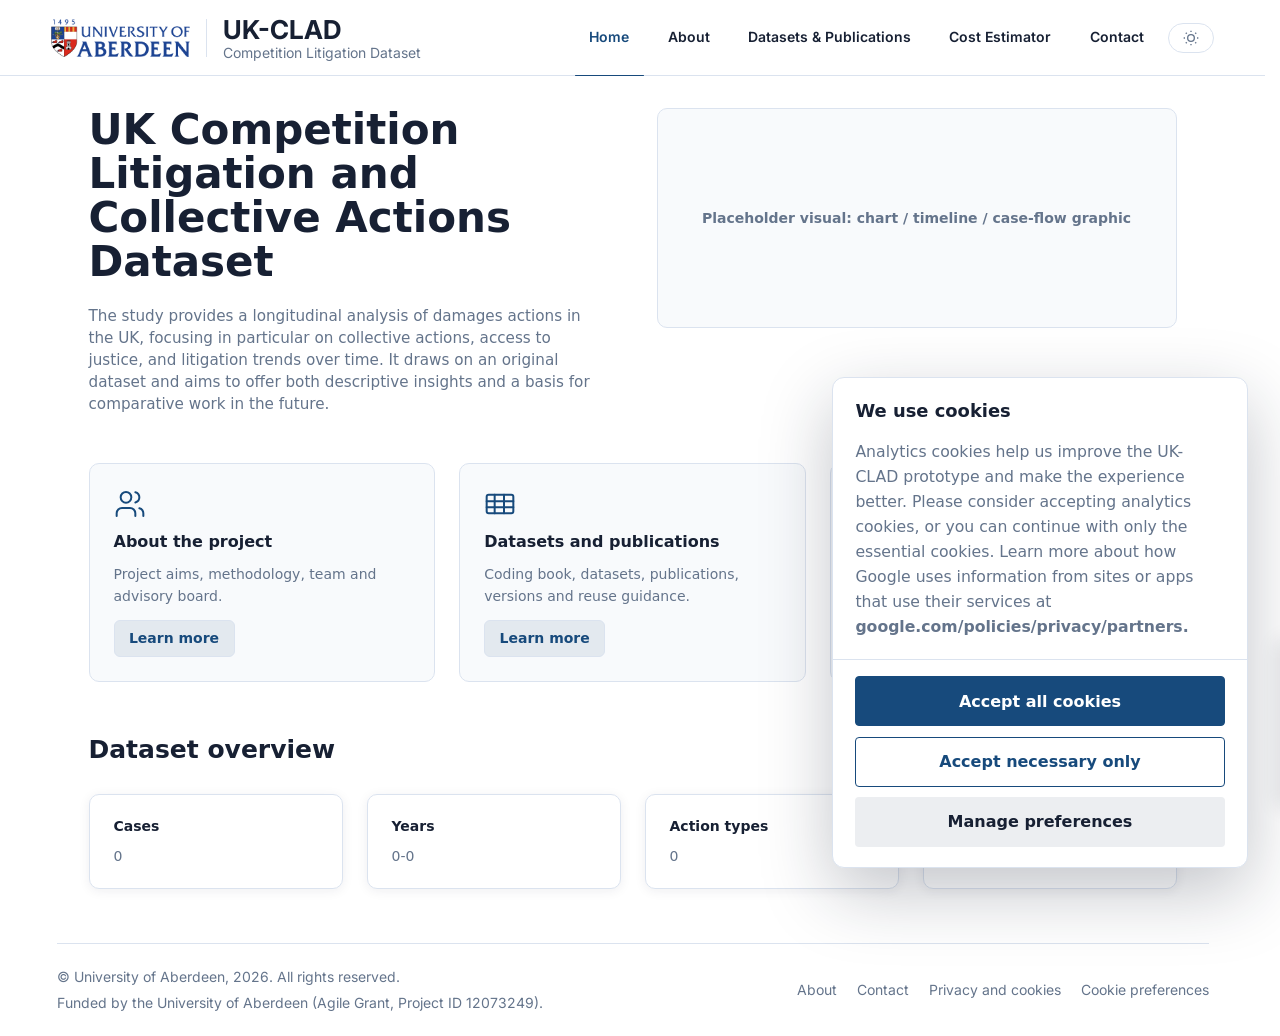
<file: index.html>
<!doctype html>
<html lang="en">

<head>
  <meta charset="utf-8">
  <meta name="viewport" content="width=device-width, initial-scale=1">
  <title>UK-CLAD</title>
  <link rel="preconnect" href="https://fonts.googleapis.com">
  <link rel="preconnect" href="https://fonts.gstatic.com" crossorigin>
  <link href="https://fonts.googleapis.com/css2?family=Inter:wght@400;600;700&display=swap" rel="stylesheet">
  <link rel="stylesheet" href="css/styles.css">
</head>

<body>
  <header class="site-header">
    <div class="header-brand">
      <a href="https://www.abdn.ac.uk/" target="_blank" rel="noopener noreferrer">
        <img src="assets/images/UoA-Primary-Logo-RGB-2023.png" alt="University of Aberdeen" class="nav-uoa-logo nav-uoa-logo-light">
        <img src="assets/images/UoA-Primary-Logo-MONO-white.png" alt="University of Aberdeen" class="nav-uoa-logo nav-uoa-logo-dark">
      </a>
      <a class="site-logo" href="index.html">
        UK-CLAD
        <span class="site-logo-sub">Competition Litigation Dataset</span>
      </a>
    </div>
    <nav class="site-nav" aria-label="Main navigation">
      <a href="index.html" aria-current="page">Home</a>
      <a href="pages/about.html">About</a>
      <a href="pages/datasets.html">Datasets &amp; Publications</a>
      <a href="pages/cost-estimator.html">Cost Estimator</a>
      <a href="pages/contact.html">Contact</a>
      <button class="tbtn theme-toggle" id="tbtn" type="button" aria-label="Toggle theme">
        <svg class="tbtn-sun" viewBox="0 0 24 24" fill="none" stroke="currentColor" stroke-width="2" width="14" height="14">
          <circle cx="12" cy="12" r="5"/><line x1="12" y1="1" x2="12" y2="3"/><line x1="12" y1="21" x2="12" y2="23"/><line x1="4.22" y1="4.22" x2="5.64" y2="5.64"/><line x1="18.36" y1="18.36" x2="19.78" y2="19.78"/><line x1="1" y1="12" x2="3" y2="12"/><line x1="21" y1="12" x2="23" y2="12"/><line x1="4.22" y1="19.78" x2="5.64" y2="18.36"/><line x1="18.36" y1="5.64" x2="19.78" y2="4.22"/>
        </svg>
        <svg class="tbtn-moon" viewBox="0 0 16 16" fill="currentColor" width="11" height="11">
          <path d="M6 .278a.768.768 0 0 1 .08.858 7.208 7.208 0 0 0-.878 3.46c0 4.021 3.278 7.277 7.318 7.277.527 0 1.04-.055 1.533-.16a.787.787 0 0 1 .81.316.733.733 0 0 1-.031.893A8.349 8.349 0 0 1 8.344 16C3.734 16 0 12.286 0 7.71 0 4.266 2.114 1.312 5.124.06A.752.752 0 0 1 6 .278z"/>
        </svg>
      </button>
    </nav>
    <button class="hamburger" id="hamburger" type="button" aria-label="Toggle menu" aria-controls="mobile-menu" aria-expanded="false">
      <svg fill="none" stroke="currentColor" viewBox="0 0 24 24">
        <path stroke-linecap="round" stroke-linejoin="round" stroke-width="2" d="M4 6h16M4 12h16M4 18h16"/>
      </svg>
    </button>
  </header>

  <div id="mobile-menu" aria-hidden="true">
    <ul class="mobile-nav">
      <li><a href="index.html" aria-current="page">Home</a></li>
      <li><a href="pages/about.html">About</a></li>
      <li><a href="pages/datasets.html">Datasets &amp; Publications</a></li>
      <li><a href="pages/cost-estimator.html">Cost Estimator</a></li>
      <li><a href="pages/contact.html">Contact</a></li>
    </ul>
    <button class="tbtn theme-toggle mobile-theme-toggle" type="button" aria-label="Toggle theme">
      <svg class="tbtn-sun" viewBox="0 0 24 24" fill="none" stroke="currentColor" stroke-width="2" width="14" height="14">
        <circle cx="12" cy="12" r="5"/><line x1="12" y1="1" x2="12" y2="3"/><line x1="12" y1="21" x2="12" y2="23"/><line x1="4.22" y1="4.22" x2="5.64" y2="5.64"/><line x1="18.36" y1="18.36" x2="19.78" y2="19.78"/><line x1="1" y1="12" x2="3" y2="12"/><line x1="21" y1="12" x2="23" y2="12"/><line x1="4.22" y1="19.78" x2="5.64" y2="18.36"/><line x1="18.36" y1="5.64" x2="19.78" y2="4.22"/>
      </svg>
      <svg class="tbtn-moon" viewBox="0 0 16 16" fill="currentColor" width="11" height="11">
        <path d="M6 .278a.768.768 0 0 1 .08.858 7.208 7.208 0 0 0-.878 3.46c0 4.021 3.278 7.277 7.318 7.277.527 0 1.04-.055 1.533-.16a.787.787 0 0 1 .81.316.733.733 0 0 1-.031.893A8.349 8.349 0 0 1 8.344 16C3.734 16 0 12.286 0 7.71 0 4.266 2.114 1.312 5.124.06A.752.752 0 0 1 6 .278z"/>
      </svg>
      <span>Toggle theme</span>
    </button>
  </div>

  <main class="page-shell">

    <!-- TOP SECTION: PROJECT INFO -->
    <section class="home-hero">
      <div class="home-hero-text">
        <h1 class="home-title">UK Competition Litigation and Collective Actions Dataset</h1>
        <p class="home-subtitle">The study provides a longitudinal analysis of damages actions in the UK, focusing in particular on collective actions, access to justice, and litigation trends over time. It draws on an original dataset and aims to offer both descriptive insights and a basis for comparative work in the future.</p>
      </div>
      <div class="home-visual">
        <p>Placeholder visual: chart / timeline / case-flow graphic</p>
      </div>
    </section>

    <!-- FEATURE CARDS -->
    <section class="home-cards" aria-label="Site sections">
      <article class="home-card">
        <svg class="home-card-icon" aria-hidden="true" viewBox="0 0 24 24" fill="none" stroke="currentColor" stroke-width="1.5" stroke-linecap="round" stroke-linejoin="round">
          <circle cx="9" cy="7" r="4"/>
          <path d="M16 21v-2a4 4 0 0 0-4-4H6a4 4 0 0 0-4 4v2"/>
          <path d="M16 3.13a4 4 0 0 1 0 7.75"/>
          <path d="M22 21v-2a4 4 0 0 0-3-3.87"/>
        </svg>
        <h2 class="home-card-title">About the project</h2>
        <p class="home-card-desc">Project aims, methodology, team and advisory board.</p>
        <a href="pages/about.html" class="home-card-link">Learn more</a>
      </article>
      <article class="home-card">
        <svg class="home-card-icon" aria-hidden="true" viewBox="0 0 24 24" fill="none" stroke="currentColor" stroke-width="1.5" stroke-linecap="round" stroke-linejoin="round">
          <rect x="2" y="5" width="20" height="14" rx="1.5"/>
          <line x1="2" y1="10" x2="22" y2="10"/>
          <line x1="2" y1="14.5" x2="22" y2="14.5"/>
          <line x1="8" y1="5" x2="8" y2="19"/>
          <line x1="15" y1="5" x2="15" y2="19"/>
        </svg>
        <h2 class="home-card-title">Datasets and publications</h2>
        <p class="home-card-desc">Coding book, datasets, publications, versions and reuse guidance.</p>
        <a href="pages/datasets.html" class="home-card-link">Learn more</a>
      </article>
      <article class="home-card">
        <svg class="home-card-icon" aria-hidden="true" viewBox="0 0 24 24" fill="none" stroke="currentColor" stroke-width="1.5" stroke-linecap="round" stroke-linejoin="round">
          <rect x="4" y="2" width="16" height="20" rx="2"/>
          <rect x="6.5" y="5" width="11" height="4" rx="1"/>
          <rect x="6.5" y="12" width="3" height="3" rx="0.5"/>
          <rect x="10.5" y="12" width="3" height="3" rx="0.5"/>
          <rect x="14.5" y="12" width="3" height="3" rx="0.5"/>
          <rect x="6.5" y="17" width="3" height="3" rx="0.5"/>
          <rect x="10.5" y="17" width="3" height="3" rx="0.5"/>
          <rect x="14.5" y="17" width="3" height="3" rx="0.5"/>
        </svg>
        <h2 class="home-card-title">Estimate costs</h2>
        <p class="home-card-desc">Interactive litigation cost estimator based on selected inputs.</p>
        <a href="pages/cost-estimator.html" class="home-card-link">Learn more</a>
      </article>
    </section>

    <!-- DATASET OVERVIEW -->
    <section class="home-overview">
      <h2 class="home-overview-title">Dataset overview</h2>
      <div class="data-cards">
        <div class="data-card">
          <p class="data-card-label">Cases</p>
          <p class="data-card-value" data-site-stat="publicStats.homeCases">Over 450</p>
        </div>
        <div class="data-card">
          <p class="data-card-label">Years</p>
          <p class="data-card-value" data-site-stat="publicStats.timeframeLabel">2004-2025</p>
        </div>
        <div class="data-card">
          <p class="data-card-label">Action types</p>
          <p class="data-card-value" data-site-stat="publicStats.homeActionTypes">s.47A and s.47B</p>
        </div>
        <div class="data-card">
          <p class="data-card-label">Downloads</p>
          <p class="data-card-value" data-site-stat="publicStats.homeDownloads">To confirm</p>
        </div>
      </div>
    </section>

  </main>

  <div id="site-footer"></div>

  <script src="js/site-stats.js"></script>
  <script src="js/main.js"></script>
  <script src="js/navigation.js"></script>
  <script src="js/footer.js"></script>
  <script src="js/cookie-consent.js"></script>
  <script src="js/analytics.js"></script>
  <script src="js/survey.js"></script>
</body>

</html>
</file>
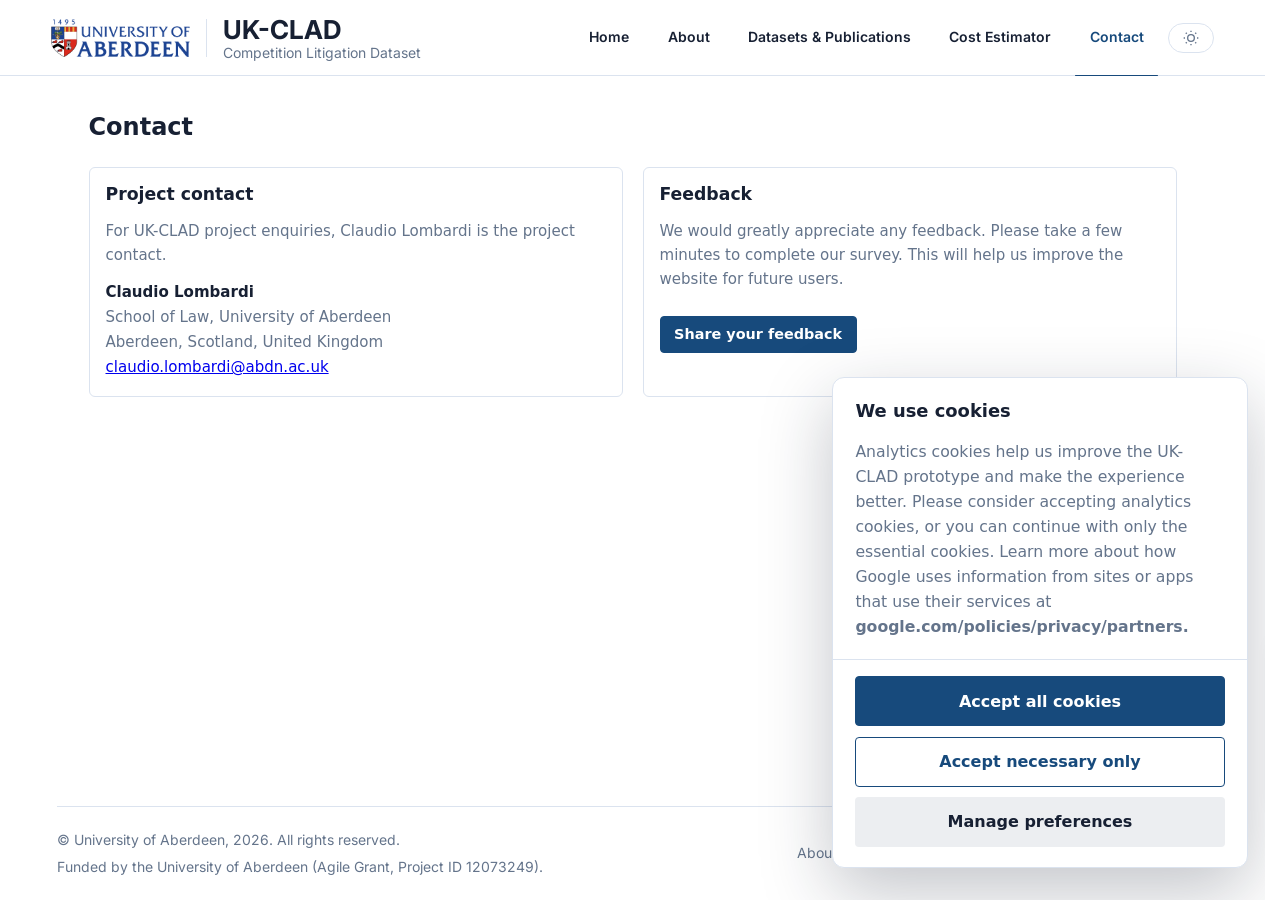
<file: pages/contact.html>
<!doctype html>
<html lang="en">

<head>
  <meta charset="utf-8">
  <meta name="viewport" content="width=device-width, initial-scale=1">
  <title>Contact | UK-CLAD</title>
  <link rel="preconnect" href="https://fonts.googleapis.com">
  <link rel="preconnect" href="https://fonts.gstatic.com" crossorigin>
  <link href="https://fonts.googleapis.com/css2?family=Inter:wght@400;600;700&display=swap" rel="stylesheet">
  <link rel="stylesheet" href="../css/styles.css">
</head>

<body>
  <header class="site-header">
    <div class="header-brand">
      <a href="https://www.abdn.ac.uk/" target="_blank" rel="noopener noreferrer">
        <img src="../assets/images/UoA-Primary-Logo-RGB-2023.png" alt="University of Aberdeen"
          class="nav-uoa-logo nav-uoa-logo-light">
        <img src="../assets/images/UoA-Primary-Logo-MONO-white.png" alt="University of Aberdeen"
          class="nav-uoa-logo nav-uoa-logo-dark">
      </a>
      <a class="site-logo" href="../index.html">
        UK-CLAD
        <span class="site-logo-sub">Competition Litigation Dataset</span>
      </a>
    </div>
    <nav class="site-nav" aria-label="Main navigation">
      <a href="../index.html">Home</a>
      <a href="about.html">About</a>
      <a href="datasets.html">Datasets &amp; Publications</a>
      <a href="cost-estimator.html">Cost Estimator</a>
      <a href="contact.html" aria-current="page">Contact</a>
      <button class="tbtn theme-toggle" id="tbtn" type="button" aria-label="Toggle theme">
        <svg class="tbtn-sun" viewBox="0 0 24 24" fill="none" stroke="currentColor" stroke-width="2" width="14"
          height="14">
          <circle cx="12" cy="12" r="5" />
          <line x1="12" y1="1" x2="12" y2="3" />
          <line x1="12" y1="21" x2="12" y2="23" />
          <line x1="4.22" y1="4.22" x2="5.64" y2="5.64" />
          <line x1="18.36" y1="18.36" x2="19.78" y2="19.78" />
          <line x1="1" y1="12" x2="3" y2="12" />
          <line x1="21" y1="12" x2="23" y2="12" />
          <line x1="4.22" y1="19.78" x2="5.64" y2="18.36" />
          <line x1="18.36" y1="5.64" x2="19.78" y2="4.22" />
        </svg>
        <svg class="tbtn-moon" viewBox="0 0 16 16" fill="currentColor" width="11" height="11">
          <path
            d="M6 .278a.768.768 0 0 1 .08.858 7.208 7.208 0 0 0-.878 3.46c0 4.021 3.278 7.277 7.318 7.277.527 0 1.04-.055 1.533-.16a.787.787 0 0 1 .81.316.733.733 0 0 1-.031.893A8.349 8.349 0 0 1 8.344 16C3.734 16 0 12.286 0 7.71 0 4.266 2.114 1.312 5.124.06A.752.752 0 0 1 6 .278z" />
        </svg>
      </button>
    </nav>
    <button class="hamburger" id="hamburger" type="button" aria-label="Toggle menu" aria-controls="mobile-menu"
      aria-expanded="false">
      <svg fill="none" stroke="currentColor" viewBox="0 0 24 24">
        <path stroke-linecap="round" stroke-linejoin="round" stroke-width="2" d="M4 6h16M4 12h16M4 18h16" />
      </svg>
    </button>
  </header>

  <div id="mobile-menu" aria-hidden="true">
    <ul class="mobile-nav">
      <li><a href="../index.html">Home</a></li>
      <li><a href="about.html">About</a></li>
      <li><a href="datasets.html">Datasets &amp; Publications</a></li>
      <li><a href="cost-estimator.html">Cost Estimator</a></li>
      <li><a href="contact.html" aria-current="page">Contact</a></li>
    </ul>
    <button class="tbtn theme-toggle mobile-theme-toggle" type="button" aria-label="Toggle theme">
      <svg class="tbtn-sun" viewBox="0 0 24 24" fill="none" stroke="currentColor" stroke-width="2" width="14"
        height="14">
        <circle cx="12" cy="12" r="5" />
        <line x1="12" y1="1" x2="12" y2="3" />
        <line x1="12" y1="21" x2="12" y2="23" />
        <line x1="4.22" y1="4.22" x2="5.64" y2="5.64" />
        <line x1="18.36" y1="18.36" x2="19.78" y2="19.78" />
        <line x1="1" y1="12" x2="3" y2="12" />
        <line x1="21" y1="12" x2="23" y2="12" />
        <line x1="4.22" y1="19.78" x2="5.64" y2="18.36" />
        <line x1="18.36" y1="5.64" x2="19.78" y2="4.22" />
      </svg>
      <svg class="tbtn-moon" viewBox="0 0 16 16" fill="currentColor" width="11" height="11">
        <path
          d="M6 .278a.768.768 0 0 1 .08.858 7.208 7.208 0 0 0-.878 3.46c0 4.021 3.278 7.277 7.318 7.277.527 0 1.04-.055 1.533-.16a.787.787 0 0 1 .81.316.733.733 0 0 1-.031.893A8.349 8.349 0 0 1 8.344 16C3.734 16 0 12.286 0 7.71 0 4.266 2.114 1.312 5.124.06A.752.752 0 0 1 6 .278z" />
      </svg>
      <span>Toggle theme</span>
    </button>
  </div>

  <main class="page-shell contact-page">
    <section class="content-grid" aria-labelledby="contact-title">
      <h2 id="contact-title">Contact</h2>
    </section>

    <section class="contact-grid" aria-label="Contact options">
      <article class="contact-card">
        <h2>Project contact</h2>
        <p>For UK-CLAD project enquiries, Claudio Lombardi is the project contact.</p>
        <address class="contact-details">
          <strong>Claudio Lombardi</strong><br>
          School of Law, University of Aberdeen<br>
          Aberdeen, Scotland, United Kingdom<br>
          <a href="mailto:claudio.lombardi@abdn.ac.uk">claudio.lombardi@abdn.ac.uk</a>
        </address>
      </article>

      <article class="contact-card contact-feedback-card">
        <h2>Feedback</h2>
        <p>We would greatly appreciate any feedback. Please take a few minutes to complete our survey. This will help us
          improve the website for future users.
        </p>
        <a href="https://forms.office.com/Pages/ResponsePage.aspx?id=TEMP_SURVEY_LINK" data-survey-link
          class="resource-action contact-survey-link">Share your feedback</a>
      </article>
    </section>
  </main>

  <div id="site-footer"></div>

  <script src="../js/main.js"></script>
  <script src="../js/navigation.js"></script>
  <script src="../js/footer.js"></script>
  <script src="../js/cookie-consent.js"></script>
  <script src="../js/analytics.js"></script>
  <script src="../js/survey.js"></script>
</body>

</html>
</file>
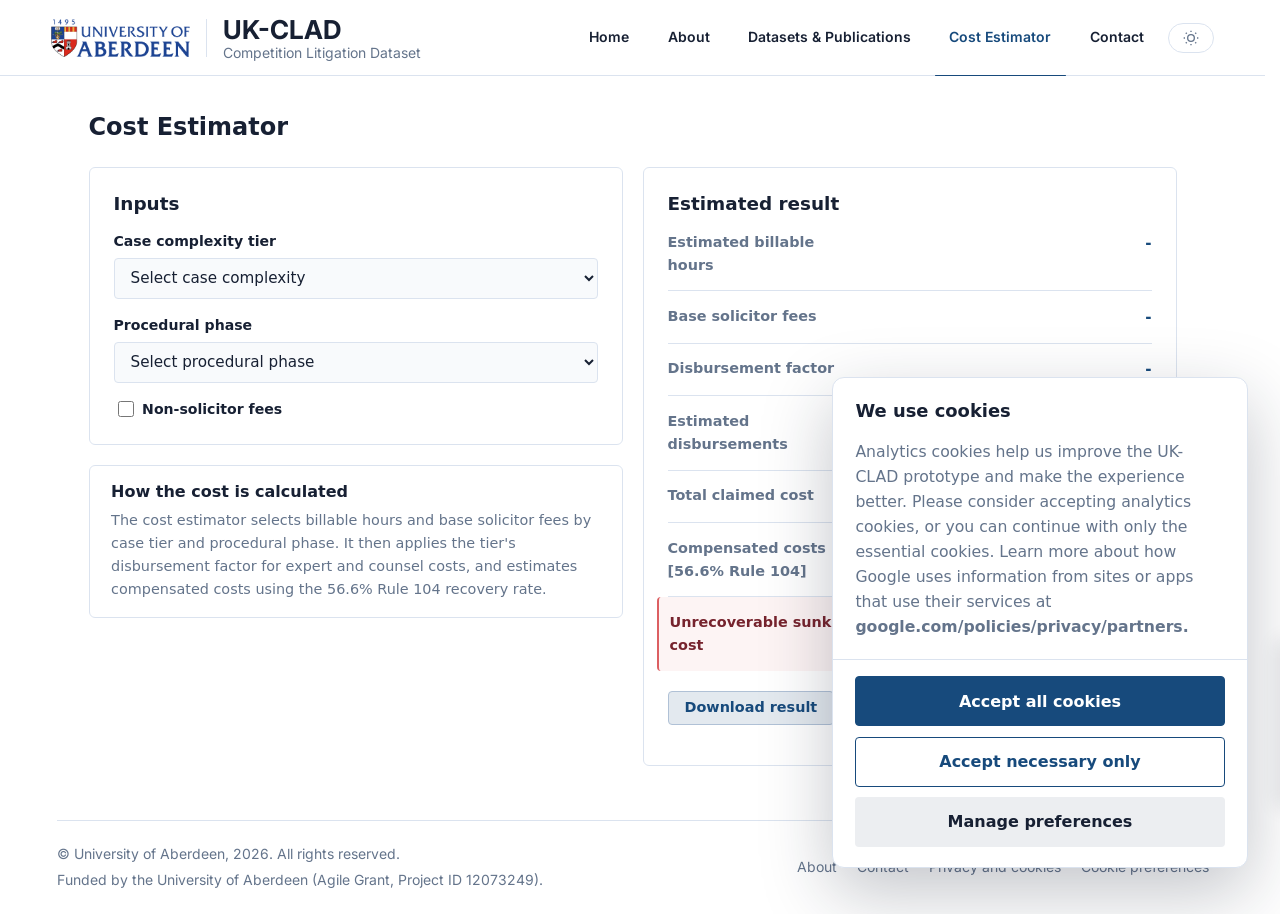
<file: pages/cost-estimator.html>
<!doctype html>
<html lang="en">

<head>
  <meta charset="utf-8">
  <meta name="viewport" content="width=device-width, initial-scale=1">
  <title>Cost Estimator | UK-CLAD</title>
  <link rel="preconnect" href="https://fonts.googleapis.com">
  <link rel="preconnect" href="https://fonts.gstatic.com" crossorigin>
  <link href="https://fonts.googleapis.com/css2?family=Inter:wght@400;600;700&display=swap" rel="stylesheet">
  <link rel="stylesheet" href="../css/styles.css">
</head>

<body>
  <header class="site-header">
    <div class="header-brand">
      <a href="https://www.abdn.ac.uk/" target="_blank" rel="noopener noreferrer">
        <img src="../assets/images/UoA-Primary-Logo-RGB-2023.png" alt="University of Aberdeen" class="nav-uoa-logo nav-uoa-logo-light">
        <img src="../assets/images/UoA-Primary-Logo-MONO-white.png" alt="University of Aberdeen" class="nav-uoa-logo nav-uoa-logo-dark">
      </a>
      <a class="site-logo" href="../index.html">
        UK-CLAD
        <span class="site-logo-sub">Competition Litigation Dataset</span>
      </a>
    </div>
    <nav class="site-nav" aria-label="Main navigation">
      <a href="../index.html">Home</a>
      <a href="about.html">About</a>
      <a href="datasets.html">Datasets &amp; Publications</a>
      <a href="cost-estimator.html" aria-current="page">Cost Estimator</a>
      <a href="contact.html">Contact</a>
      <button class="tbtn theme-toggle" id="tbtn" type="button" aria-label="Toggle theme">
        <svg class="tbtn-sun" viewBox="0 0 24 24" fill="none" stroke="currentColor" stroke-width="2" width="14"
          height="14">
          <circle cx="12" cy="12" r="5" />
          <line x1="12" y1="1" x2="12" y2="3" />
          <line x1="12" y1="21" x2="12" y2="23" />
          <line x1="4.22" y1="4.22" x2="5.64" y2="5.64" />
          <line x1="18.36" y1="18.36" x2="19.78" y2="19.78" />
          <line x1="1" y1="12" x2="3" y2="12" />
          <line x1="21" y1="12" x2="23" y2="12" />
          <line x1="4.22" y1="19.78" x2="5.64" y2="18.36" />
          <line x1="18.36" y1="5.64" x2="19.78" y2="4.22" />
        </svg>
        <svg class="tbtn-moon" viewBox="0 0 16 16" fill="currentColor" width="11" height="11">
          <path
            d="M6 .278a.768.768 0 0 1 .08.858 7.208 7.208 0 0 0-.878 3.46c0 4.021 3.278 7.277 7.318 7.277.527 0 1.04-.055 1.533-.16a.787.787 0 0 1 .81.316.733.733 0 0 1-.031.893A8.349 8.349 0 0 1 8.344 16C3.734 16 0 12.286 0 7.71 0 4.266 2.114 1.312 5.124.06A.752.752 0 0 1 6 .278z" />
        </svg>
      </button>
    </nav>
    <button class="hamburger" id="hamburger" type="button" aria-label="Toggle menu" aria-controls="mobile-menu" aria-expanded="false">
      <svg fill="none" stroke="currentColor" viewBox="0 0 24 24">
        <path stroke-linecap="round" stroke-linejoin="round" stroke-width="2" d="M4 6h16M4 12h16M4 18h16"/>
      </svg>
    </button>
  </header>

  <div id="mobile-menu" aria-hidden="true">
    <ul class="mobile-nav">
      <li><a href="../index.html">Home</a></li>
      <li><a href="about.html">About</a></li>
      <li><a href="datasets.html">Datasets &amp; Publications</a></li>
      <li><a href="cost-estimator.html" aria-current="page">Cost Estimator</a></li>
      <li><a href="contact.html">Contact</a></li>
    </ul>
    <button class="tbtn theme-toggle mobile-theme-toggle" type="button" aria-label="Toggle theme">
      <svg class="tbtn-sun" viewBox="0 0 24 24" fill="none" stroke="currentColor" stroke-width="2" width="14" height="14">
        <circle cx="12" cy="12" r="5"/><line x1="12" y1="1" x2="12" y2="3"/><line x1="12" y1="21" x2="12" y2="23"/><line x1="4.22" y1="4.22" x2="5.64" y2="5.64"/><line x1="18.36" y1="18.36" x2="19.78" y2="19.78"/><line x1="1" y1="12" x2="3" y2="12"/><line x1="21" y1="12" x2="23" y2="12"/><line x1="4.22" y1="19.78" x2="5.64" y2="18.36"/><line x1="18.36" y1="5.64" x2="19.78" y2="4.22"/>
      </svg>
      <svg class="tbtn-moon" viewBox="0 0 16 16" fill="currentColor" width="11" height="11">
        <path d="M6 .278a.768.768 0 0 1 .08.858 7.208 7.208 0 0 0-.878 3.46c0 4.021 3.278 7.277 7.318 7.277.527 0 1.04-.055 1.533-.16a.787.787 0 0 1 .81.316.733.733 0 0 1-.031.893A8.349 8.349 0 0 1 8.344 16C3.734 16 0 12.286 0 7.71 0 4.266 2.114 1.312 5.124.06A.752.752 0 0 1 6 .278z"/>
      </svg>
      <span>Toggle theme</span>
    </button>
  </div>

  <main class="page-shell estimator-page">
    <section class="content-grid" aria-labelledby="estimator-title">
      <h2 id="estimator-title">Cost Estimator</h2>
    </section>


    <!-- INPUTS SECTION START -->

    <section class="estimator-grid" aria-label="Cost estimator">
      <div class="estimator-left">
      <form class="estimator-panel estimator-form" id="cost-estimator-form">
        <h2>Inputs</h2>

        <label for="case-complexity">
          Case complexity tier
          <select id="case-complexity" name="tier">
            <option value="" selected disabled>Select case complexity</option>
            <option value="fast-track">Fast Track</option>
            <option value="bilateral-simple">Bilateral: Simple</option>
            <option value="bilateral-medium">Bilateral: Medium</option>
            <option value="bilateral-complex">Bilateral: Complex</option>
            <option value="collective-actions">Collective Actions</option>
          </select>
        </label>

        <!-- Number of parties removed from active UI: the updated Excel calculator no longer uses this input.
        <label for="party-count">
          Number of parties
          <input id="party-count" name="parties" type="text" inputmode="numeric" pattern="[0-9]+" maxlength="4"
            value="3">
        </label>
        -->

        <label for="proceedings-phase">
          Procedural phase
          <select id="proceedings-phase" name="phase">
            <option value="" selected disabled>Select procedural phase</option>
            <option value="pre-action-pleadings">1. Pre-Action and Pleadings</option>
            <option value="case-management">2. Case Management (CMCs)</option>
            <option value="disclosure-discovery">3. Disclosure / Discovery</option>
            <option value="witness-statements">4. Witness Statements</option>
            <option value="expert-evidence">5. Expert Evidence</option>
            <option value="trial-prep-hearing">6. Trial Prep and Hearing</option>
            <option value="costs-settlement">7. Costs and Settlement</option>
            <option value="full-case">8. Full case (All phases)</option>
          </select>
        </label>

        <label class="checkbox-row" for="non-solicitor-fees">
          <input id="non-solicitor-fees" name="includeNonSolicitorFees" type="checkbox">
          <span>Non-solicitor fees</span>
        </label>

        <!-- Button kept for explicit calculation, although the result also updates when inputs change. -->
        <!-- <button type="submit" disabled>Calculate estimate</button> -->
      </form>

      <section class="estimator-panel estimator-notes">
        <h2>How the cost is calculated</h2>
        <p>
          The cost estimator selects billable hours and base solicitor fees by case tier and procedural phase. It then applies the tier's disbursement factor for expert and counsel costs, and estimates compensated costs using the 56.6% Rule 104 recovery rate.
        </p>
      </section>
      </div>

      <!-- INPUTS SECTION END -->

      <!-- RESULTS AND DOWNLOADS SECTION START -->

      <div class="estimator-side">
        <section class="estimator-panel estimator-result" aria-live="polite">
          <h2>Estimated result</h2>
          <dl>
            <div>
              <dt>Estimated billable hours</dt>
              <dd id="estimated-hours">-</dd>
            </div>
            <div>
              <dt>Base solicitor fees</dt>
              <dd id="base-solicitor-fees">-</dd>
            </div>
            <div>
              <dt>Disbursement factor</dt>
              <dd id="disbursement-factor">-</dd>
            </div>
            <div>
              <dt>Estimated disbursements</dt>
              <dd id="estimated-disbursements">-</dd>
            </div>
            <div>
              <dt>Total claimed cost</dt>
              <dd id="total-claimed-cost">-</dd>
            </div>
            <div>
              <dt>Compensated costs [56.6% Rule 104]</dt>
              <dd id="compensated-costs">-</dd>
            </div>
            <div class="unrecoverable-cost-row">
              <dt>Unrecoverable sunk cost</dt>
              <dd id="unrecoverable-sunk-cost">-</dd>
            </div>
          </dl>
          <div class="download-actions">
            <button id="download-spreadsheet" type="button" disabled>Download result</button>
            <p class="download-format-note">Excel workbook (.xlsx)</p>
          </div>
        </section>
      </div>
    </section>

    <!-- DOWNLOADS SECTION END -->
  </main>

  <div id="site-footer"></div>

  <script src="../js/main.js"></script>
  <script src="../js/navigation.js"></script>
  <script src="../js/footer.js"></script>
  <script src="../js/cookie-consent.js"></script>
  <script src="../js/analytics.js"></script>
  <script src="../js/survey.js"></script>
  <script src="../js/cost-estimator.js"></script>
</body>

</html>
</file>
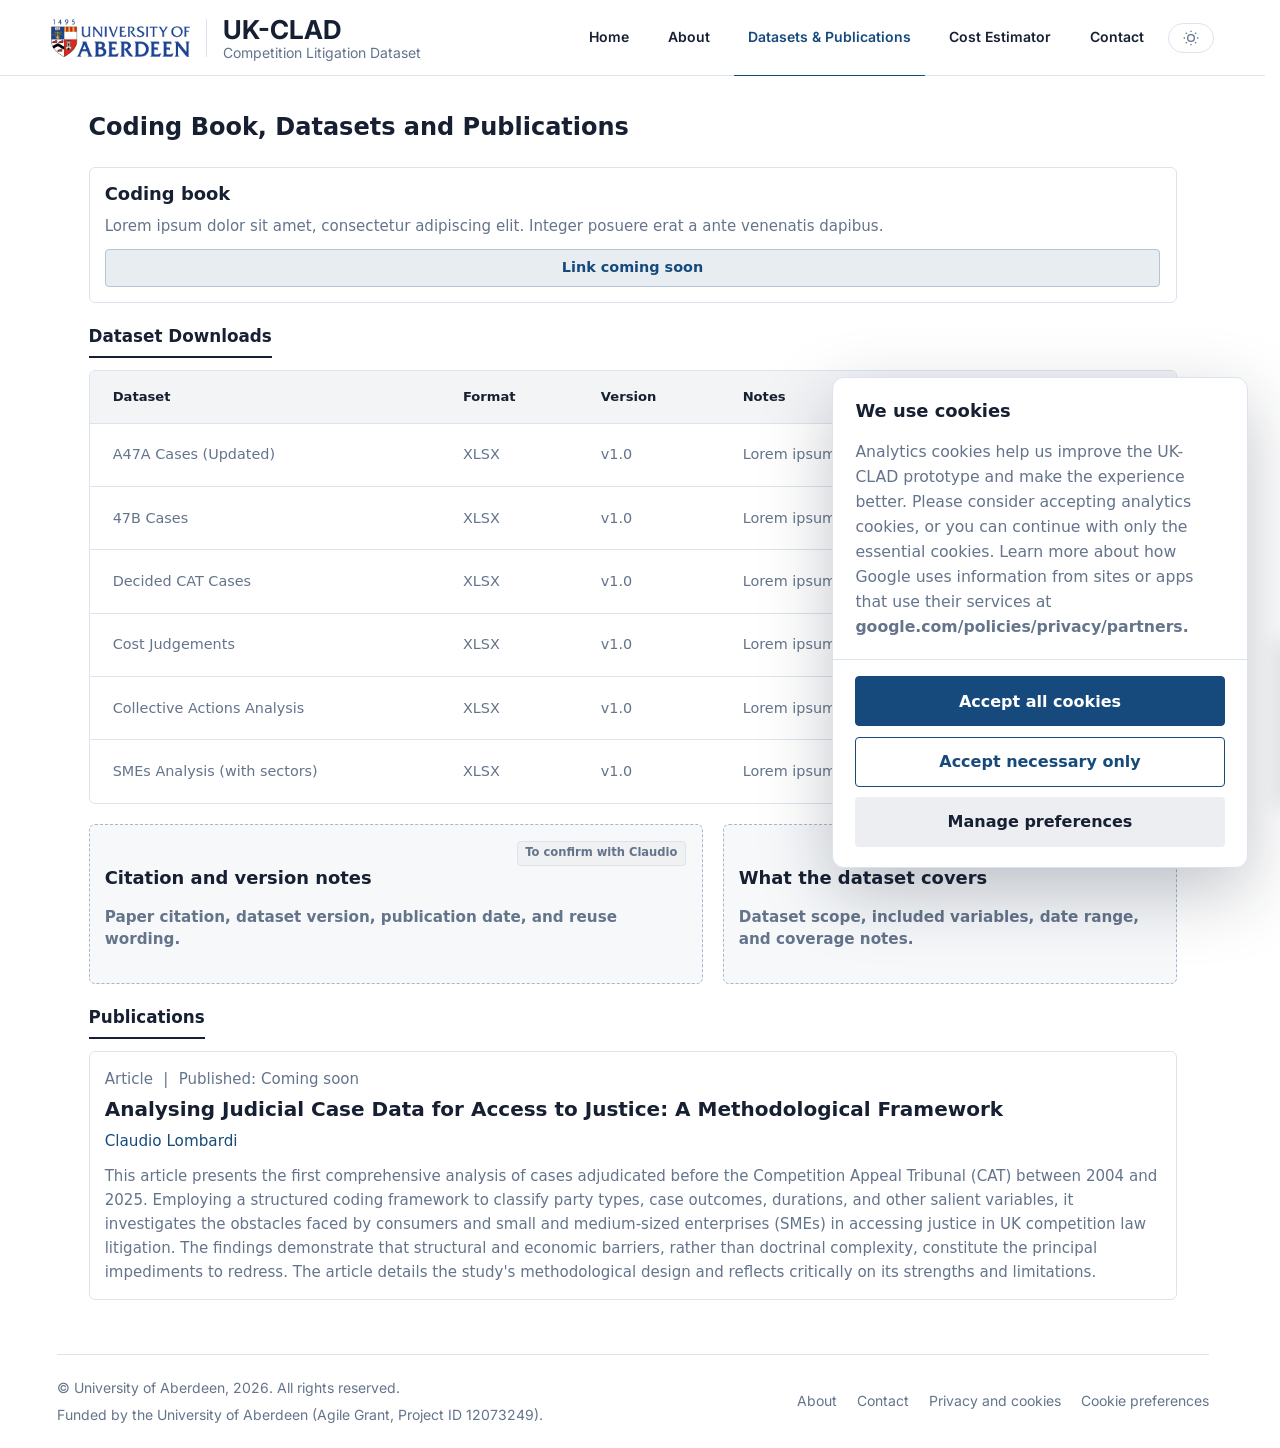
<file: pages/datasets.html>
<!doctype html>
<html lang="en">

<head>
  <meta charset="utf-8">
  <meta name="viewport" content="width=device-width, initial-scale=1">
  <title>Coding Book, Datasets and Publications | UK-CLAD</title>
  <link rel="preconnect" href="https://fonts.googleapis.com">
  <link rel="preconnect" href="https://fonts.gstatic.com" crossorigin>
  <link href="https://fonts.googleapis.com/css2?family=Inter:wght@400;600;700&display=swap" rel="stylesheet">
  <link rel="stylesheet" href="../css/styles.css">
</head>

<body>
  <header class="site-header">
    <div class="header-brand">
      <a href="https://www.abdn.ac.uk/" target="_blank" rel="noopener noreferrer">
        <img src="../assets/images/UoA-Primary-Logo-RGB-2023.png" alt="University of Aberdeen"
          class="nav-uoa-logo nav-uoa-logo-light">
        <img src="../assets/images/UoA-Primary-Logo-MONO-white.png" alt="University of Aberdeen"
          class="nav-uoa-logo nav-uoa-logo-dark">
      </a>
      <a class="site-logo" href="../index.html">
        UK-CLAD
        <span class="site-logo-sub">Competition Litigation Dataset</span>
      </a>
    </div>
    <nav class="site-nav" aria-label="Main navigation">
      <a href="../index.html">Home</a>
      <a href="about.html">About</a>
      <a href="datasets.html" aria-current="page">Datasets &amp; Publications</a>
      <a href="cost-estimator.html">Cost Estimator</a>
      <a href="contact.html">Contact</a>
      <button class="tbtn theme-toggle" id="tbtn" type="button" aria-label="Toggle theme">
        <svg class="tbtn-sun" viewBox="0 0 24 24" fill="none" stroke="currentColor" stroke-width="2" width="14"
          height="14">
          <circle cx="12" cy="12" r="5" />
          <line x1="12" y1="1" x2="12" y2="3" />
          <line x1="12" y1="21" x2="12" y2="23" />
          <line x1="4.22" y1="4.22" x2="5.64" y2="5.64" />
          <line x1="18.36" y1="18.36" x2="19.78" y2="19.78" />
          <line x1="1" y1="12" x2="3" y2="12" />
          <line x1="21" y1="12" x2="23" y2="12" />
          <line x1="4.22" y1="19.78" x2="5.64" y2="18.36" />
          <line x1="18.36" y1="5.64" x2="19.78" y2="4.22" />
        </svg>
        <svg class="tbtn-moon" viewBox="0 0 16 16" fill="currentColor" width="11" height="11">
          <path
            d="M6 .278a.768.768 0 0 1 .08.858 7.208 7.208 0 0 0-.878 3.46c0 4.021 3.278 7.277 7.318 7.277.527 0 1.04-.055 1.533-.16a.787.787 0 0 1 .81.316.733.733 0 0 1-.031.893A8.349 8.349 0 0 1 8.344 16C3.734 16 0 12.286 0 7.71 0 4.266 2.114 1.312 5.124.06A.752.752 0 0 1 6 .278z" />
        </svg>
      </button>
    </nav>
    <button class="hamburger" id="hamburger" type="button" aria-label="Toggle menu" aria-controls="mobile-menu"
      aria-expanded="false">
      <svg fill="none" stroke="currentColor" viewBox="0 0 24 24">
        <path stroke-linecap="round" stroke-linejoin="round" stroke-width="2" d="M4 6h16M4 12h16M4 18h16" />
      </svg>
    </button>
  </header>

  <div id="mobile-menu" aria-hidden="true">
    <ul class="mobile-nav">
      <li><a href="../index.html">Home</a></li>
      <li><a href="about.html">About</a></li>
      <li><a href="datasets.html" aria-current="page">Datasets &amp; Publications</a></li>
      <li><a href="cost-estimator.html">Cost Estimator</a></li>
      <li><a href="contact.html">Contact</a></li>
    </ul>
    <button class="tbtn theme-toggle mobile-theme-toggle" type="button" aria-label="Toggle theme">
      <svg class="tbtn-sun" viewBox="0 0 24 24" fill="none" stroke="currentColor" stroke-width="2" width="14"
        height="14">
        <circle cx="12" cy="12" r="5" />
        <line x1="12" y1="1" x2="12" y2="3" />
        <line x1="12" y1="21" x2="12" y2="23" />
        <line x1="4.22" y1="4.22" x2="5.64" y2="5.64" />
        <line x1="18.36" y1="18.36" x2="19.78" y2="19.78" />
        <line x1="1" y1="12" x2="3" y2="12" />
        <line x1="21" y1="12" x2="23" y2="12" />
        <line x1="4.22" y1="19.78" x2="5.64" y2="18.36" />
        <line x1="18.36" y1="5.64" x2="19.78" y2="4.22" />
      </svg>
      <svg class="tbtn-moon" viewBox="0 0 16 16" fill="currentColor" width="11" height="11">
        <path
          d="M6 .278a.768.768 0 0 1 .08.858 7.208 7.208 0 0 0-.878 3.46c0 4.021 3.278 7.277 7.318 7.277.527 0 1.04-.055 1.533-.16a.787.787 0 0 1 .81.316.733.733 0 0 1-.031.893A8.349 8.349 0 0 1 8.344 16C3.734 16 0 12.286 0 7.71 0 4.266 2.114 1.312 5.124.06A.752.752 0 0 1 6 .278z" />
      </svg>
      <span>Toggle theme</span>
    </button>
  </div>

  <main class="page-shell datasets-page">
    <section class="content-grid" aria-labelledby="datasets-title">
      <h2 id="datasets-title">Coding Book, Datasets and Publications</h2>
    </section>

    <!-- Coding book and paper resource cards -->
    <section class="resource-grid resource-grid-single" aria-label="Top resources">
      <article class="resource-card" data-analytics-source="coding_book">
        <h2>Coding book</h2>
        <p>
          Lorem ipsum dolor sit amet, consectetur adipiscing elit. Integer
          posuere erat a ante venenatis dapibus.
        </p>
        <button class="resource-action" type="button" data-analytics-event="coding_book_click" disabled>Link coming soon</button>
      </article>

      <!--
      <article class="resource-card" data-analytics-source="paper">
        <h2>Analysing Judicial Case Data for Access to Justice: A Methodological Framework</h2>
        <p class="resource-meta">Claudio Lombardi</p>
        <p>
          The study finds that most cases are resolved or dismissed before key evidentiary thresholds — such as causation and the quantification of damage — are ever reached. Collective actions remain constrained by limited funding and high litigation expenses. The article reflects critically on the methodology's strengths and limitations, including the challenges of incomplete public records and interpreting unstructured data.
        </p>
        <button class="resource-action" type="button" disabled>Link coming soon</button>
      </article>
      -->
    </section>

    <!-- Versioned dataset approval/download links -->
    <section class="dataset-downloads content-grid" aria-labelledby="dataset-downloads-title">
      <h2 id="dataset-downloads-title" class="topic-label">Dataset Downloads</h2>
      <div class="dataset-downloads-table-wrap">
        <table class="dataset-downloads-table">
          <thead>
            <tr>
              <th scope="col">Dataset</th>
              <th scope="col">Format</th>
              <th scope="col">Version</th>
              <th scope="col">Notes</th>
              <th scope="col">
                <span class="table-heading-with-info">
                  Download
                  <span class="table-info table-info-right" tabindex="0" aria-label="Request approval link information" data-tooltip="This opens a request link, not the dataset file. Claudio can review and approve access.">i</span>
                </span>
              </th>
            </tr>
          </thead>
          <tbody>
            <tr data-dataset-name="A47A Cases_Full_Updated.xlsb.xlsx" data-dataset-format="XLSX" data-dataset-version="v1.0" data-analytics-source="dataset-table">
              <td>A47A Cases (Updated)</td>
              <td>XLSX</td>
              <td>v1.0</td>
              <td>Lorem ipsum dolor</td>
              <td><span class="dataset-download-button" aria-disabled="true">Download</span></td>
            </tr>
            <tr data-dataset-name="47BCases_Full.xlsx" data-dataset-format="XLSX" data-dataset-version="v1.0" data-analytics-source="dataset-table">
              <td>47B Cases</td>
              <td>XLSX</td>
              <td>v1.0</td>
              <td>Lorem ipsum dolor</td>
              <td><span class="dataset-download-button" aria-disabled="true">Download</span></td>
            </tr>
            <tr data-dataset-name="Decided CAT Cases Analysis.xlsx" data-dataset-format="XLSX" data-dataset-version="v1.0" data-analytics-source="dataset-table">
              <td>Decided CAT Cases</td>
              <td>XLSX</td>
              <td>v1.0</td>
              <td>Lorem ipsum dolor</td>
              <td><span class="dataset-download-button" aria-disabled="true">Download</span></td>
            </tr>
            <tr data-dataset-name="Cost Judgements_Data.xlsx" data-dataset-format="XLSX" data-dataset-version="v1.0" data-analytics-source="dataset-table">
              <td>Cost Judgements</td>
              <td>XLSX</td>
              <td>v1.0</td>
              <td>Lorem ipsum dolor</td>
              <td><span class="dataset-download-button" aria-disabled="true">Download</span></td>
            </tr>
            <tr data-dataset-name="collective_actions_analysis_260626.xlsx" data-dataset-format="XLSX" data-dataset-version="v1.0" data-analytics-source="dataset-table">
              <td>Collective Actions Analysis</td>
              <td>XLSX</td>
              <td>v1.0</td>
              <td>Lorem ipsum dolor</td>
              <td><span class="dataset-download-button" aria-disabled="true">Download</span></td>
            </tr>
            <tr data-dataset-name="SMEs_analysis_with_sectors_230626.xlsx" data-dataset-format="XLSX" data-dataset-version="v1.0" data-analytics-source="dataset-table">
              <td>SMEs Analysis (with sectors)</td>
              <td>XLSX</td>
              <td>v1.0</td>
              <td>Lorem ipsum dolor</td>
              <td><span class="dataset-download-button" aria-disabled="true">Download</span></td>
            </tr>
          </tbody>
        </table>
      </div>

      <div class="dataset-mobile-list" aria-label="Dataset downloads">
        <article class="dataset-mobile-card" data-dataset-name="A47A Cases_Full_Updated.xlsb.xlsx" data-dataset-format="XLSX" data-dataset-version="v1.0" data-analytics-source="dataset-mobile">
          <h3>A47A Cases (Updated)</h3>
          <dl>
            <div>
              <dt>Format</dt>
              <dd>XLSX</dd>
            </div>
            <div>
              <dt>Version</dt>
              <dd>v1.0</dd>
            </div>
            <div>
              <dt>Notes</dt>
              <dd>Lorem ipsum dolor</dd>
            </div>
          </dl>
          <span class="dataset-download-button" aria-disabled="true">Download</span>
          <p class="dataset-request-note">Request link for Claudio approval.</p>
        </article>

        <article class="dataset-mobile-card" data-dataset-name="47BCases_Full.xlsx" data-dataset-format="XLSX" data-dataset-version="v1.0" data-analytics-source="dataset-mobile">
          <h3>47B Cases</h3>
          <dl>
            <div>
              <dt>Format</dt>
              <dd>XLSX</dd>
            </div>
            <div>
              <dt>Version</dt>
              <dd>v1.0</dd>
            </div>
            <div>
              <dt>Notes</dt>
              <dd>Lorem ipsum dolor</dd>
            </div>
          </dl>
          <span class="dataset-download-button" aria-disabled="true">Download</span>
          <p class="dataset-request-note">Request link for Claudio approval.</p>
        </article>

        <article class="dataset-mobile-card" data-dataset-name="Decided CAT Cases Analysis.xlsx" data-dataset-format="XLSX" data-dataset-version="v1.0" data-analytics-source="dataset-mobile">
          <h3>Decided CAT Cases</h3>
          <dl>
            <div>
              <dt>Format</dt>
              <dd>XLSX</dd>
            </div>
            <div>
              <dt>Version</dt>
              <dd>v1.0</dd>
            </div>
            <div>
              <dt>Notes</dt>
              <dd>Lorem ipsum dolor</dd>
            </div>
          </dl>
          <span class="dataset-download-button" aria-disabled="true">Download</span>
          <p class="dataset-request-note">Request link for Claudio approval.</p>
        </article>

        <article class="dataset-mobile-card" data-dataset-name="Cost Judgements_Data.xlsx" data-dataset-format="XLSX" data-dataset-version="v1.0" data-analytics-source="dataset-mobile">
          <h3>Cost Judgements</h3>
          <dl>
            <div>
              <dt>Format</dt>
              <dd>XLSX</dd>
            </div>
            <div>
              <dt>Version</dt>
              <dd>v1.0</dd>
            </div>
            <div>
              <dt>Notes</dt>
              <dd>Lorem ipsum dolor</dd>
            </div>
          </dl>
          <span class="dataset-download-button" aria-disabled="true">Download</span>
          <p class="dataset-request-note">Request link for Claudio approval.</p>
        </article>

        <article class="dataset-mobile-card" data-dataset-name="collective_actions_analysis_260626.xlsx" data-dataset-format="XLSX" data-dataset-version="v1.0" data-analytics-source="dataset-mobile">
          <h3>Collective Actions Analysis</h3>
          <dl>
            <div>
              <dt>Format</dt>
              <dd>XLSX</dd>
            </div>
            <div>
              <dt>Version</dt>
              <dd>v1.0</dd>
            </div>
            <div>
              <dt>Notes</dt>
              <dd>Lorem ipsum dolor</dd>
            </div>
          </dl>
          <span class="dataset-download-button" aria-disabled="true">Download</span>
          <p class="dataset-request-note">Request link for Claudio approval.</p>
        </article>

        <article class="dataset-mobile-card" data-dataset-name="SMEs_analysis_with_sectors_230626.xlsx" data-dataset-format="XLSX" data-dataset-version="v1.0" data-analytics-source="dataset-mobile">
          <h3>SMEs Analysis (with sectors)</h3>
          <dl>
            <div>
              <dt>Format</dt>
              <dd>XLSX</dd>
            </div>
            <div>
              <dt>Version</dt>
              <dd>v1.0</dd>
            </div>
            <div>
              <dt>Notes</dt>
              <dd>Lorem ipsum dolor</dd>
            </div>
          </dl>
          <span class="dataset-download-button" aria-disabled="true">Download</span>
          <p class="dataset-request-note">Request link for Claudio approval.</p>
        </article>
      </div>
    </section>

    <!-- Dataset notes awaiting final project wording -->
    <section class="datasets-detail-grid" aria-label="Dataset notes">
      <article class="datasets-panel datasets-panel-placeholder">
        <span class="placeholder-status">To confirm with Claudio</span>
        <h2>Citation and version notes</h2>
        <p>Paper citation, dataset version, publication date, and reuse wording.</p>
      </article>

      <article class="datasets-panel datasets-panel-placeholder">
        <span class="placeholder-status">To confirm with Claudio</span>
        <h2>What the dataset covers</h2>
        <p>Dataset scope, included variables, date range, and coverage notes.</p>
      </article>
    </section>

    <!-- Publications -->
    <section class="publications-section content-grid" aria-labelledby="publications-title">
      <h2 id="publications-title" class="topic-label">Publications</h2>
      <div class="resource-grid resource-grid-single">
        <article class="resource-card publication-card" data-analytics-source="paper">
          <p class="paper-meta">Article <span class="paper-meta-sep">|</span> Published: Coming soon</p>
          <h3>Analysing Judicial Case Data for Access to Justice: A Methodological Framework</h3>
          <p class="paper-author"><a href="about.html#pi-title">Claudio Lombardi</a></p>
          <p>
            This article presents the first comprehensive analysis of cases adjudicated before the Competition Appeal Tribunal (CAT) between 2004 and 2025. Employing a structured coding framework to classify party types, case outcomes, durations, and other salient variables, it investigates the obstacles faced by consumers and small and medium-sized enterprises (SMEs) in accessing justice in UK competition law litigation. The findings demonstrate that structural and economic barriers, rather than doctrinal complexity, constitute the principal impediments to redress. The article details the study's methodological design and reflects critically on its strengths and limitations.
          </p>
        </article>
      </div>
    </section>
  </main>

  <div id="site-footer"></div>

  <script src="../js/main.js"></script>
  <script src="../js/navigation.js"></script>
  <script src="../js/footer.js"></script>
  <script src="../js/cookie-consent.js"></script>
  <script src="../js/analytics.js"></script>
  <script src="../js/survey.js"></script>
  <script src="../js/downloads.js"></script>
</body>

</html>
</file>
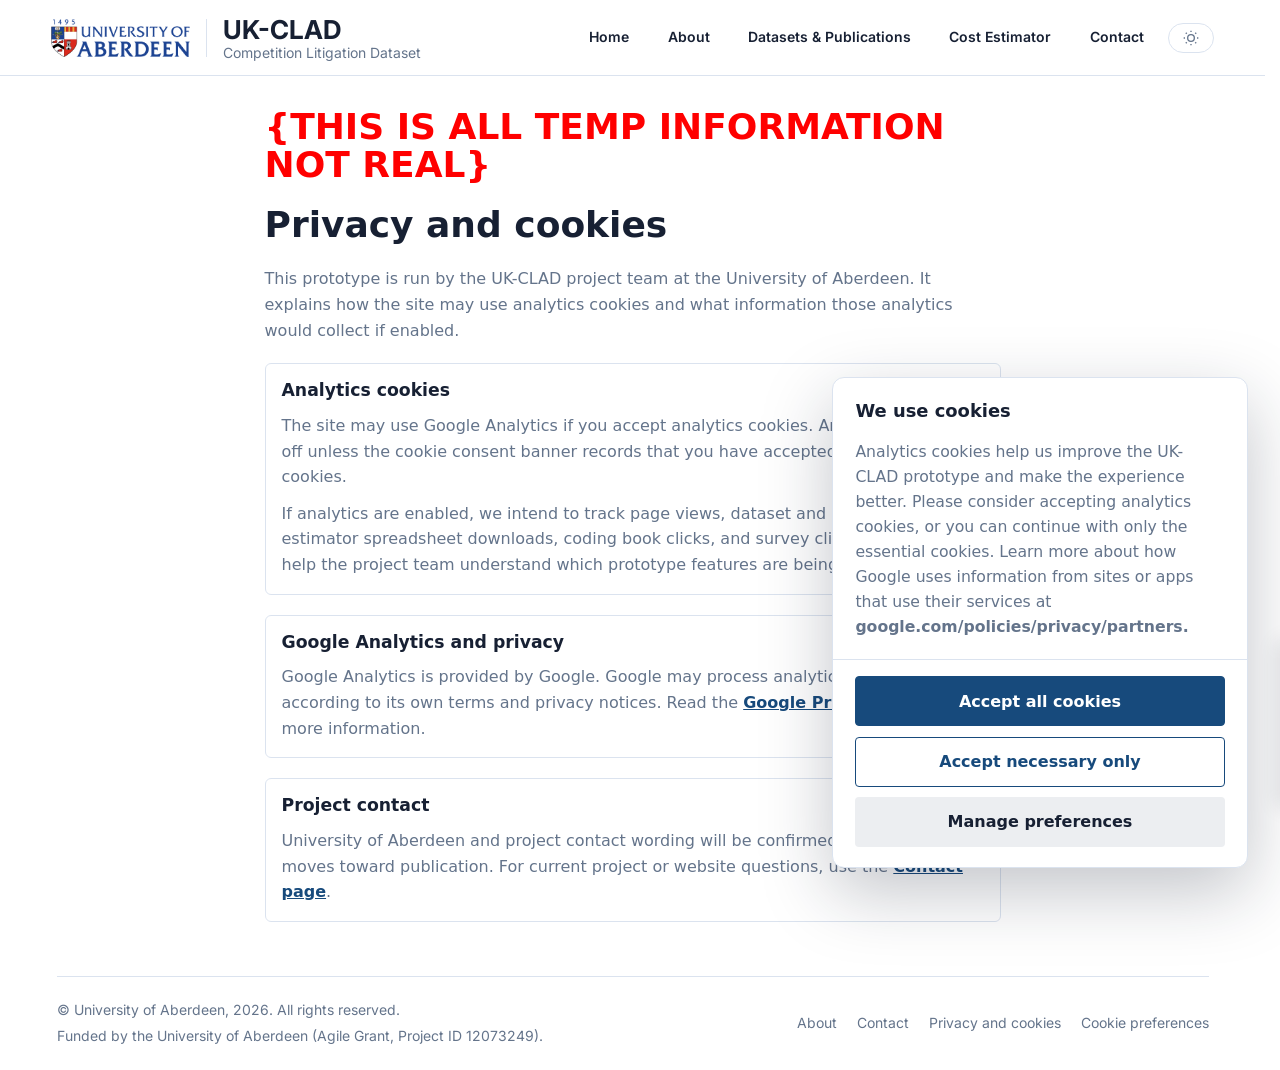
<file: pages/privacy.html>
<!doctype html>
<html lang="en">

<head>
  <meta charset="utf-8">
  <meta name="viewport" content="width=device-width, initial-scale=1">
  <title>Privacy and Cookies | UK-CLAD</title>
  <link rel="preconnect" href="https://fonts.googleapis.com">
  <link rel="preconnect" href="https://fonts.gstatic.com" crossorigin>
  <link href="https://fonts.googleapis.com/css2?family=Inter:wght@400;600;700&display=swap" rel="stylesheet">
  <link rel="stylesheet" href="../css/styles.css">
</head>

<body>
  <header class="site-header">
    <div class="header-brand">
      <a href="https://www.abdn.ac.uk/" target="_blank" rel="noopener noreferrer">
        <img src="../assets/images/UoA-Primary-Logo-RGB-2023.png" alt="University of Aberdeen"
          class="nav-uoa-logo nav-uoa-logo-light">
        <img src="../assets/images/UoA-Primary-Logo-MONO-white.png" alt="University of Aberdeen"
          class="nav-uoa-logo nav-uoa-logo-dark">
      </a>
      <a class="site-logo" href="../index.html">
        UK-CLAD
        <span class="site-logo-sub">Competition Litigation Dataset</span>
      </a>
    </div>
    <nav class="site-nav" aria-label="Main navigation">
      <a href="../index.html">Home</a>
      <a href="about.html">About</a>
      <a href="datasets.html">Datasets &amp; Publications</a>
      <a href="cost-estimator.html">Cost Estimator</a>
      <a href="contact.html">Contact</a>
      <button class="tbtn theme-toggle" id="tbtn" type="button" aria-label="Toggle theme">
        <svg class="tbtn-sun" viewBox="0 0 24 24" fill="none" stroke="currentColor" stroke-width="2" width="14"
          height="14">
          <circle cx="12" cy="12" r="5" />
          <line x1="12" y1="1" x2="12" y2="3" />
          <line x1="12" y1="21" x2="12" y2="23" />
          <line x1="4.22" y1="4.22" x2="5.64" y2="5.64" />
          <line x1="18.36" y1="18.36" x2="19.78" y2="19.78" />
          <line x1="1" y1="12" x2="3" y2="12" />
          <line x1="21" y1="12" x2="23" y2="12" />
          <line x1="4.22" y1="19.78" x2="5.64" y2="18.36" />
          <line x1="18.36" y1="5.64" x2="19.78" y2="4.22" />
        </svg>
        <svg class="tbtn-moon" viewBox="0 0 16 16" fill="currentColor" width="11" height="11">
          <path
            d="M6 .278a.768.768 0 0 1 .08.858 7.208 7.208 0 0 0-.878 3.46c0 4.021 3.278 7.277 7.318 7.277.527 0 1.04-.055 1.533-.16a.787.787 0 0 1 .81.316.733.733 0 0 1-.031.893A8.349 8.349 0 0 1 8.344 16C3.734 16 0 12.286 0 7.71 0 4.266 2.114 1.312 5.124.06A.752.752 0 0 1 6 .278z" />
        </svg>
      </button>
    </nav>
    <button class="hamburger" id="hamburger" type="button" aria-label="Toggle menu" aria-controls="mobile-menu"
      aria-expanded="false">
      <svg fill="none" stroke="currentColor" viewBox="0 0 24 24">
        <path stroke-linecap="round" stroke-linejoin="round" stroke-width="2" d="M4 6h16M4 12h16M4 18h16" />
      </svg>
    </button>
  </header>

  <div id="mobile-menu" aria-hidden="true">
    <ul class="mobile-nav">
      <li><a href="../index.html">Home</a></li>
      <li><a href="about.html">About</a></li>
      <li><a href="datasets.html">Datasets &amp; Publications</a></li>
      <li><a href="cost-estimator.html">Cost Estimator</a></li>
      <li><a href="contact.html">Contact</a></li>
    </ul>
    <button class="tbtn theme-toggle mobile-theme-toggle" type="button" aria-label="Toggle theme">
      <svg class="tbtn-sun" viewBox="0 0 24 24" fill="none" stroke="currentColor" stroke-width="2" width="14"
        height="14">
        <circle cx="12" cy="12" r="5" />
        <line x1="12" y1="1" x2="12" y2="3" />
        <line x1="12" y1="21" x2="12" y2="23" />
        <line x1="4.22" y1="4.22" x2="5.64" y2="5.64" />
        <line x1="18.36" y1="18.36" x2="19.78" y2="19.78" />
        <line x1="1" y1="12" x2="3" y2="12" />
        <line x1="21" y1="12" x2="23" y2="12" />
        <line x1="4.22" y1="19.78" x2="5.64" y2="18.36" />
        <line x1="18.36" y1="5.64" x2="19.78" y2="4.22" />
      </svg>
      <svg class="tbtn-moon" viewBox="0 0 16 16" fill="currentColor" width="11" height="11">
        <path
          d="M6 .278a.768.768 0 0 1 .08.858 7.208 7.208 0 0 0-.878 3.46c0 4.021 3.278 7.277 7.318 7.277.527 0 1.04-.055 1.533-.16a.787.787 0 0 1 .81.316.733.733 0 0 1-.031.893A8.349 8.349 0 0 1 8.344 16C3.734 16 0 12.286 0 7.71 0 4.266 2.114 1.312 5.124.06A.752.752 0 0 1 6 .278z" />
      </svg>
      <span>Toggle theme</span>
    </button>
  </div>

  <main class="page-shell privacy-page">
    <section class="content-grid" aria-labelledby="privacy-title">
      <h1 style="color: #ff0000;">{THIS IS ALL TEMP INFORMATION NOT REAL}</h1>
      <h1 id="privacy-title">Privacy and cookies</h1>
      <p>
        This prototype is run by the UK-CLAD project team at the University of Aberdeen. It explains how the site may
        use analytics cookies and what information those analytics would collect if enabled.
      </p>
    </section>

    <section class="privacy-section" aria-labelledby="analytics-title">
      <h2 id="analytics-title">Analytics cookies</h2>
      <p>
        The site may use Google Analytics if you accept analytics cookies. Analytics will stay off unless the cookie
        consent banner records that you have accepted analytics cookies.
      </p>
      <p>
        If analytics are enabled, we intend to track page views, dataset and download clicks, estimator spreadsheet downloads,
        coding book clicks, and survey clicks. These events help the project team understand which prototype features are
        being used.
      </p>
    </section>

    <section class="privacy-section" aria-labelledby="google-title">
      <h2 id="google-title">Google Analytics and privacy</h2>
      <p>
        Google Analytics is provided by Google. Google may process analytics information according to its own terms and
        privacy notices. Read the
        <a href="https://policies.google.com/privacy" target="_blank" rel="noopener noreferrer">Google Privacy Policy</a>
        for more information.
      </p>
    </section>

    <section class="privacy-section" aria-labelledby="contact-title">
      <h2 id="contact-title">Project contact</h2>
      <p>
        University of Aberdeen and project contact wording will be confirmed as the prototype moves toward publication.
        For current project or website questions, use the <a href="contact.html">Contact page</a>.
      </p>
    </section>

  </main>

  <div id="site-footer"></div>

  <script src="../js/main.js"></script>
  <script src="../js/navigation.js"></script>
  <script src="../js/footer.js"></script>
  <script src="../js/cookie-consent.js"></script>
  <script src="../js/analytics.js"></script>
  <script src="../js/survey.js"></script>
</body>

</html>
</file>
<file: css/styles.css>
:root {
  --color-background: #f8fafc;
  --color-surface: #ffffff;
  --color-text: #172033;
  --color-muted: #64748b;
  --color-border: #dbe3ef;
  --color-accent: #174a7c;
  --color-on-accent: #ffffff;
  --space-page: clamp(1rem, 4vw, 4rem);
  --content-width: 72rem;
  --font-body: system-ui, -apple-system, BlinkMacSystemFont, "Segoe UI", sans-serif;
}

[data-theme="dark"] {
  --color-background: #0f172a;
  --color-surface: #1e293b;
  --color-text: #e2e8f0;
  --color-muted: #94a3b8;
  --color-border: #334155;
  --color-accent: #93c5fd;
  --color-on-accent: #0f172a;
}

/* RESET */

*,
*::before,
*::after {
  box-sizing: border-box;
}

body,
h1,
h2,
h3,
p {
  margin: 0;
}

img,
svg {
  display: block;
  max-width: 100%;
}

html {
  scrollbar-gutter: stable;
}

button,
input,
select,
textarea {
  font: inherit;
}

body {
  min-height: 100vh;
  background: var(--color-surface);
  color: var(--color-text);
  display: flex;
  flex-direction: column;
  font-family: var(--font-body);
  line-height: 1.6;
}

.page-shell {
  width: min(100% - 2rem, var(--content-width));
  flex: 1;
  margin: 0 auto;
  padding: 2rem;
  animation: page-in 0.28s ease both;
}

@keyframes page-in {
  from {
    opacity: 0;
    transform: translateY(10px);
  }

  to {
    opacity: 1;
    transform: none;
  }
}

@media (prefers-reduced-motion: reduce) {
  .page-shell,
  #site-footer footer {
    animation: none;
  }
}

/* HEADER & NAVIGATION */

.site-header {
  position: sticky;
  top: 0;
  z-index: 200;
  display: flex;
  align-items: center;
  justify-content: space-between;
  gap: 2rem;
  padding: 0.85rem var(--space-page);
  background: color-mix(in srgb, var(--color-surface) 88%, transparent);
  border-bottom: 1px solid var(--color-border);
  backdrop-filter: blur(14px);
  -webkit-backdrop-filter: blur(14px);
  transition: background 0.2s ease, border-color 0.2s ease, box-shadow 0.2s ease;
}

.site-header.scrolled {
  background: color-mix(in srgb, var(--color-surface) 94%, transparent);
  border-bottom-color: var(--color-border);
  box-shadow: 0 10px 26px rgba(23, 32, 51, 0.08);
}

.site-logo {
  display: flex;
  flex-direction: column;
  text-decoration: none;
  line-height: 1.2;
  font-family: 'Inter', sans-serif;
  font-weight: 700;
  font-size: 26px;
  color: var(--color-text);
  transition: opacity 0.15s ease;
}

.site-logo:hover,
.site-logo:focus-visible {
  opacity: 0.62;
}

.site-logo-sub {
  font-family: 'Inter', sans-serif;
  font-size: 14px;
  font-weight: 400;
  color: var(--color-muted);
}

.site-nav {
  display: flex;
  flex-wrap: nowrap;
  align-items: center;
  gap: 0.6rem;
  justify-content: flex-end;
  align-self: stretch;
}

.site-nav a {
  display: inline-flex;
  align-items: center;
  justify-content: center;
  font-family: 'Inter', sans-serif;
  font-size: 14px;
  font-weight: 600;
  color: var(--color-text);
  text-decoration: none;
  white-space: nowrap;
  padding: 0 0.9rem;
  align-self: stretch;
  border-radius: 0;
  position: relative;
  transition: color 0.15s ease;
}

.site-nav a::after {
  content: "";
  position: absolute;
  width: 100%;
  bottom: -0.89rem;
  height: 1px;
  border-radius: 999px;
  background: var(--color-accent);
  transform: scaleX(0);
  transform-origin: center;
  transition: transform 0.18s ease;
}

.site-nav a:hover,
.site-nav a[aria-current="page"] {
  color: var(--color-accent);
}

.site-nav a[aria-current="page"]::after {
  transform: scaleX(1);
}

.site-nav:hover a[aria-current="page"]:not(:hover)::after {
  transform: scaleX(0);
}

.site-nav a:hover::after {
  transform: scaleX(1);
}

.header-brand {
  display: flex;
  align-items: center;
  gap: 1rem;
}

.nav-uoa-logo {
  height: 38px;
  width: auto;
  object-fit: contain;
  padding-right: 1rem;
  border-right: 1px solid var(--color-border);
}

.nav-uoa-logo-dark {
  display: none;
}

[data-theme="dark"] .nav-uoa-logo-light {
  display: none;
}

[data-theme="dark"] .nav-uoa-logo-dark {
  display: block;
}

[data-theme="dark"] .site-header.scrolled {
  box-shadow: 0 10px 26px rgba(0, 0, 0, 0.4);
}

[data-theme="dark"] #mobile-menu {
  box-shadow: 0 18px 40px rgba(0, 0, 0, 0.5);
}

[data-theme="dark"] .data-card {
  box-shadow: 0 2px 12px rgba(0, 0, 0, 0.3);
}

[data-theme="dark"] .survey-tab {
  box-shadow: -2px 2px 8px rgba(0, 0, 0, 0.4);
}

/* HAMBURGER MENU */

.hamburger {
  display: none;
  background: none;
  border: none;
  cursor: pointer;
  padding: 8px;
  color: var(--color-text);
  margin-left: auto;
}

.hamburger:hover { color: var(--color-accent); }

.hamburger svg {
  width: 24px;
  height: 24px;
  display: block;
}

/* MOBILE MENU */

#mobile-menu {
  display: none;
  position: fixed;
  top: 57px;
  left: 0;
  right: 0;
  bottom: 0;
  flex-direction: column;
  background: color-mix(in srgb, var(--color-surface) 96%, transparent);
  border-top: 1px solid var(--color-border);
  z-index: 199;
  overflow-y: auto;
  backdrop-filter: blur(14px);
  -webkit-backdrop-filter: blur(14px);
  box-shadow: 0 18px 40px rgba(23, 32, 51, 0.14);
}

#mobile-menu.open { display: flex; }

.mobile-nav {
  list-style: none;
  padding: 0;
  margin: 0;
  display: flex;
  flex-direction: column;
}

.mobile-nav a {
  display: block;
  padding: 1.35rem var(--space-page);
  color: var(--color-text);
  font-size: clamp(1.2rem, 5vw, 1.75rem);
  font-weight: 700;
  text-decoration: none;
  border-bottom: 1px solid var(--color-border);
  transition: background 0.15s ease, color 0.15s ease, padding-left 0.15s ease;
}

.mobile-nav a:hover,
.mobile-nav a[aria-current="page"] {
  color: var(--color-accent);
  background: var(--color-background);
  padding-left: calc(var(--space-page) + 0.45rem);
}

/* THEME TOGGLE */

.tbtn {
  display: flex;
  align-items: center;
  gap: 6px;
  padding: 6px 14px;
  border-radius: 20px;
  font-size: 0.8rem;
  font-weight: 600;
  cursor: pointer;
  background: var(--color-surface);
  border: 1px solid var(--color-border);
  color: var(--color-muted);
  transition: all 0.2s;
}

.tbtn:hover {
  color: var(--color-accent);
  border-color: var(--color-accent);
}

.tbtn svg {
  display: block;
  width: 16px;
  height: 16px;
}

.tbtn-moon                { display: none }
[data-theme="light"] .tbtn-sun  { display: block }
[data-theme="light"] .tbtn-moon { display: none }
[data-theme="dark"]  .tbtn-sun  { display: none }
[data-theme="dark"]  .tbtn-moon { display: block }

.mobile-theme-toggle {
  justify-content: center;
  width: calc(100% - 2rem);
  margin: 1rem;
  min-height: 2.75rem;
}

/* FOOTER */

footer {
  padding: 22px var(--space-page);
  background: var(--color-surface);
}

#site-footer footer {
  animation: page-in 0.28s ease both;
}

.foot-left {
  display: flex;
  flex-direction: column;
  gap: 0.25rem;
}

footer nav {
  display: flex;
  align-items: center;
  gap: 1rem;
}

.foot-inner {
  max-width: var(--content-width);
  margin: 0 auto;
  display: flex;
  align-items: center;
  justify-content: space-between;
  gap: 1rem;
  border-top: 1px solid var(--color-border);
  padding-top: 22px;
}

footer nav { display: flex; gap: 1.25rem; }

.foot-text,
footer a,
footer button {
  font-family: 'Inter', sans-serif;
  font-size: 14px;
  font-weight: 400;
  text-decoration: none;
}

.foot-text {
  color: var(--color-muted);
}

footer a,
footer button {
  border: 0;
  background: transparent;
  color: var(--color-muted);
  cursor: pointer;
  padding: 0;
}

footer a:hover,
footer button:hover {
  color: var(--color-accent);
}

footer button:focus-visible {
  outline: 2px solid var(--color-accent);
  outline-offset: 3px;
}

/* HOME PAGE */

.home-hero,
.home-cards,
.home-overview {
  --home-title-size: clamp(2rem, 4vw, 2.625rem);
  --home-body-size: 0.95rem;
  --home-compact-size: 0.875rem;
  --home-card-title-size: 1rem;
  --home-section-title-size: 1.5625rem;
}

.home-hero {
  display: grid;
  grid-template-columns: 1fr 1fr;
  gap: 3rem;
  align-items: start;
  margin-bottom: 3rem;
}

.home-hero-text {
  display: flex;
  flex-direction: column;
  gap: 1.25rem;
}

.home-title {
  font-size: var(--home-title-size);
  font-weight: 700;
  color: var(--color-text);
  line-height: 1.05;
}

.home-subtitle {
  font-size: var(--home-body-size);
  color: var(--color-muted);
  line-height: 1.45;
}

.home-visual {
  background: var(--color-background);
  border: 1px solid var(--color-border);
  border-radius: 10px;
  min-height: 220px;
  display: flex;
  align-items: center;
  justify-content: center;
  padding: 2rem;
}

.home-visual p {
  font-size: var(--home-compact-size);
  font-weight: 600;
  color: var(--color-muted);
  text-align: center;
}

.home-cards {
  display: grid;
  grid-template-columns: repeat(3, 1fr);
  gap: 1.5rem;
  margin-bottom: 3rem;
}

.home-card {
  background: var(--color-background);
  border: 1px solid var(--color-border);
  border-radius: 10px;
  padding: 1.5rem;
  display: flex;
  flex-direction: column;
  gap: 0.75rem;
}

.home-card-icon {
  width: 32px;
  height: 32px;
  color: var(--color-accent);
}

.home-card-title {
  font-size: var(--home-card-title-size);
  font-weight: 700;
  color: var(--color-text);
  line-height: 1.2;
}

.home-card-desc {
  font-size: var(--home-compact-size);
  color: var(--color-muted);
  flex: 1;
}

.home-card-link {
  display: inline-block;
  align-self: flex-start;
  font-size: var(--home-compact-size);
  font-weight: 600;
  color: var(--color-accent);
  text-decoration: none;
  background: color-mix(in srgb, var(--color-accent) 12%, var(--color-surface));
  border: 1px solid var(--color-border);
  border-radius: 6px;
  padding: 0.4rem 0.9rem;
  transition: background 0.15s;
}

.home-card-link:hover {
  background: color-mix(in srgb, var(--color-accent) 18%, var(--color-surface));
}

.home-overview-title {
  font-size: var(--home-section-title-size);
  font-weight: 700;
  color: var(--color-text);
  margin-bottom: 1.5rem;
}

.data-cards {
  display: grid;
  grid-template-columns: repeat(4, 1fr);
  gap: 1.5rem;
}

.data-card {
  background: var(--color-surface);
  border: 1px solid var(--color-border);
  border-radius: 10px;
  padding: 1.25rem 1.5rem;
  display: flex;
  flex-direction: column;
  gap: 0.5rem;
  box-shadow: 0 2px 12px rgba(23, 32, 51, 0.07);
}

.data-card-label {
  font-size: var(--home-compact-size);
  font-weight: 600;
  color: var(--color-text);
}

.data-card-value {
  font-size: var(--home-compact-size);
  color: var(--color-muted);
}

@media (max-width: 900px) {
  .home-hero { grid-template-columns: 1fr; }
  .home-cards { grid-template-columns: 1fr; }
  .data-cards { grid-template-columns: repeat(2, 1fr); }
}

/* COST ESTIMATOR */


.estimator-panel p {
  color: var(--color-muted);
}

.estimator-grid {
  display: grid;
  grid-template-columns: repeat(2, minmax(0, 1fr));
  gap: 1.25rem;
  align-items: stretch;
}

.estimator-side {
  display: grid;
  gap: 1.5rem;
}

.estimator-panel {
  border: 1px solid var(--color-border);
  border-radius: 6px;
  background: var(--color-surface);
  padding: 1.5rem;
}

.estimator-panel h2 {
  margin-bottom: 0.5rem;
  font-size: 1.15rem;
  line-height: 1.25;
}

.estimator-form {
  display: grid;
  gap: 0.95rem;
}

.estimator-form h2 {
  margin-bottom: 0;
}

.estimator-form label {
  display: grid;
  gap: 0.35rem;
  color: var(--color-text);
  font-size: 0.88rem;
  font-weight: 700;
}

.estimator-form select,
.estimator-form input[type="number"],
.estimator-form input[inputmode="numeric"] {
  width: 100%;
  min-height: 2.55rem;
  border: 1px solid var(--color-border);
  border-radius: 4px;
  background: var(--color-background);
  color: var(--color-text);
  font: inherit;
  font-size: 0.95rem;
  font-weight: 500;
  padding: 0 0.75rem;
}

.estimator-form select:focus,
.estimator-form input[type="number"]:focus,
.estimator-form input[inputmode="numeric"]:focus {
  border-color: var(--color-accent);
  outline: 3px solid color-mix(in srgb, var(--color-accent) 22%, transparent);
}

.checkbox-row {
  grid-template-columns: auto 1fr;
  align-items: center;
  gap: 0.65rem;
}

.checkbox-row input {
  width: 1rem;
  height: 1rem;
  accent-color: var(--color-accent);
}

.estimator-form button,
.download-actions button {
  min-height: 2.55rem;
  border: 1px solid var(--color-accent);
  border-radius: 4px;
  background: var(--color-accent);
  color: var(--color-on-accent);
  cursor: pointer;
  font: inherit;
  font-size: 0.9rem;
  font-weight: 700;
  padding: 0 1rem;
}

.estimator-form button:disabled {
  background: color-mix(in srgb, var(--color-accent) 12%, var(--color-surface));
  border-color: color-mix(in srgb, var(--color-accent) 20%, var(--color-border));
  color: var(--color-accent);
  cursor: not-allowed;
}

.download-actions {
  display: flex;
  flex-wrap: wrap;
  align-items: center;
  gap: 0.75rem;
  margin-top: 1.25rem;
  margin-bottom: 1rem;
}

.download-actions button {
  min-height: 2.15rem;
}

.download-actions button:disabled {
  background: color-mix(in srgb, var(--color-accent) 12%, var(--color-surface));
  border-color: color-mix(in srgb, var(--color-accent) 22%, var(--color-border));
  color: var(--color-accent);
  cursor: not-allowed;
}

.download-actions button:not(:disabled) {
  background: var(--color-accent);
  border-color: var(--color-accent);
  color: var(--color-on-accent);
  cursor: pointer;
}

.download-actions button:not(:disabled):hover,
.download-actions button:not(:disabled):focus-visible {
  background: color-mix(in srgb, var(--color-accent) 86%, #000000);
  border-color: color-mix(in srgb, var(--color-accent) 86%, #000000);
}

.download-format-note {
  color: var(--color-muted);
  font-size: 0.78rem;
  line-height: 1.35;
}

.estimator-result dl { display: grid; gap: 0; }

.estimator-result dl div {
  display: grid;
  grid-template-columns: minmax(9rem, 1fr) minmax(10rem, 1.35fr);
  gap: 1.25rem;
  padding: 0.85rem 0;
  border-bottom: 1px solid var(--color-border);
}

.estimator-result dl div:first-child { padding-top: 0; }
.estimator-result dl div:last-child  { border-bottom: 0; padding-bottom: 0; }

.estimator-result dt {
  color: var(--color-muted);
  font-size: 0.9rem;
  font-weight: 600;
}

.estimator-result dd {
  color: var(--color-accent);
  font-size: 0.95rem;
  font-weight: 800;
  text-align: right;
  overflow-wrap: anywhere;
}

.estimator-result dl div.unrecoverable-cost-row {
  margin: 0 -0.65rem;
  border-bottom-color: color-mix(in srgb, #dc2626 14%, var(--color-border));
  border-left: 2px solid color-mix(in srgb, #dc2626 70%, var(--color-border));
  border-radius: 4px;
  background: color-mix(in srgb, #dc2626 5%, var(--color-surface));
  padding-top: 0.85rem;
  padding-right: 0.65rem;
  padding-bottom: 0.85rem;
  padding-left: 0.65rem;
}

.estimator-result dl div.unrecoverable-cost-row:last-child {
  padding-bottom: 0.85rem;
}

.estimator-result .unrecoverable-cost-row dt {
  color: color-mix(in srgb, #dc2626 48%, var(--color-text));
}

.estimator-result .unrecoverable-cost-row dd {
  color: color-mix(in srgb, #dc2626 68%, var(--color-accent));
}

.estimator-left {
  display: flex;
  flex-direction: column;
  gap: 1.25rem;
}

.estimator-notes {
  padding: 1rem 1.35rem;
  font-size: 0.9rem;
}

.estimator-notes h2 {
  font-size: 1rem;
  font-weight: 700;
  color: var(--color-text);
  margin-bottom: 0.4rem;
}

/* SURVEY CTA */

.survey-panel {
  position: fixed;
  right: 0;
  bottom: 6rem;
  z-index: 9998;
  width: 270px;
  background: var(--color-surface);
  border: 1px solid var(--color-border);
  border-right: none;
  border-radius: 8px 0 0 8px;
  padding: 1.25rem;
  box-shadow: -4px 4px 20px rgba(23, 32, 51, 0.1);
  transform: translateX(100%);
  transition: transform 0.35s ease;
}

.survey-panel.is-open {
  transform: translateX(0);
}

.survey-panel-close {
  position: absolute;
  top: 0.75rem;
  right: 0.75rem;
  background: none;
  border: none;
  cursor: pointer;
  color: var(--color-muted);
  padding: 2px;
  display: flex;
  align-items: center;
  justify-content: center;
}

.survey-panel-close:hover {
  color: var(--color-text);
}

.survey-panel-heading {
  font-weight: 700;
  font-size: 0.95rem;
  margin-bottom: 0.35rem;
  padding-right: 1.5rem;
}

.survey-panel-body {
  font-size: 0.85rem;
  color: var(--color-muted);
  margin-bottom: 1rem;
}

.survey-panel-btn {
  display: inline-flex;
  align-items: center;
  padding: 0.45rem 0.85rem;
  background: var(--color-accent);
  color: var(--color-on-accent);
  border-radius: 4px;
  font-size: 0.85rem;
  font-weight: 700;
  text-decoration: none;
}

.survey-panel-btn:hover {
  opacity: 0.88;
}

.survey-tab {
  position: fixed;
  right: 0;
  bottom: 6rem;
  z-index: 9997;
  writing-mode: vertical-rl;
  text-orientation: mixed;
  padding: 0.65rem 0.4rem;
  background: var(--color-accent);
  border: none;
  border-radius: 6px 0 0 6px;
  font-size: 0.75rem;
  font-weight: 600;
  color: var(--color-on-accent);
  cursor: pointer;
  box-shadow: -2px 2px 8px rgba(23, 32, 51, 0.15);
  opacity: 0;
  pointer-events: none;
  transform: translateX(100%);
  transition: opacity 0.2s ease, transform 0.2s ease;
}

.survey-tab.is-visible {
  opacity: 1;
  pointer-events: auto;
  transform: translateX(0);
}

.survey-tab:hover {
  opacity: 0.88;
}

.survey-tab-text {
  display: block;
  transform: rotate(180deg);
  color: var(--color-on-accent);
}

.survey-panel-btn:focus-visible,
.contact-survey-link:focus-visible {
  outline: 3px solid color-mix(in srgb, var(--color-accent) 28%, transparent);
  outline-offset: 3px;
}

.contact-survey-link {
  justify-self: flex-start;
}

/* ABOUT PAGE */

.about-page {
  display: grid;
  gap: 3rem;
}

.content-grid {
  max-width: 100%;
  display: grid;
  gap: 0.75rem;
}


.acknowledgement {
  background: var(--color-background);
  border: 1px solid var(--color-border);
  border-radius: 10px;
  padding: 1.25rem 1.5rem;
  display: flex;
  flex-direction: column;
  gap: 0.5rem;
}

.acknowledgement h2 {
  font-size: 1.25rem;
}

.stat-grid {
  display: grid;
  grid-template-columns: repeat(4, minmax(0, 1fr));
  gap: 1.25rem;
}

@media (max-width: 380px) {
  .stat-grid { grid-template-columns: 1fr; }
}

.stat-card {
  display: flex;
  flex-direction: column;
  gap: 0.35rem;
  justify-content: space-between;
}

.stat-label {
  font-size: 0.9rem;
  font-weight: 600;
  color: var(--color-muted);
}

.stat-section-label {
  color: var(--color-text) !important;
}

.topic-label {
  font-size: 1.05rem;
  font-weight: 700;
  color: var(--color-text);
  width: fit-content;
  padding-bottom: 0.4rem;
  border-bottom: 2.5px solid var(--color-text);
}

.stat-number {
  font-size: 1.75rem;
  font-weight: 700;
  line-height: 1;
  color: var(--color-text);
}

.content-grid h1 {
  margin-bottom: 0.65rem;
  font-size: clamp(1.75rem, 3vw, 2.25rem);
  line-height: 1.05;
}

.content-grid p,
.about-card p,
.profile-card p {
  color: var(--color-muted);
}


.about-card-grid {
  display: grid;
  grid-template-columns: repeat(2, minmax(0, 1fr));
  gap: 1.25rem;
}

.about-card,
.profile-card {
  border: 1px solid var(--color-border);
  border-radius: 6px;
  background: var(--color-surface);
  padding: 1.35rem;
}

.profile-card {
  display: grid;
  grid-template-columns: 11rem minmax(0, 1fr);
  gap: 1.25rem;
  align-items: center;
  box-shadow: 0 2px 12px rgba(23, 32, 51, 0.07);
}

.about-card h2,
.section-heading h2 {
  font-size: 1.25rem;
  line-height: 1.25;
}

.about-card h2 {
  margin-bottom: 1rem;
}

.methodology-card {
  display: flex;
  flex-direction: column;
}

.objective-list {
  display: grid;
  gap: 0.65rem;
  margin: 0;
  padding: 0;
  list-style: none;
}

.objective-list li {
  border: 1px solid var(--color-border);
  border-radius: 4px;
  background: var(--color-background);
  color: var(--color-muted);
  font-size: 0.9rem;
  font-weight: 700;
  line-height: 1.35;
  padding: 0.65rem 0.75rem;
}

/* Cost Estimator link */
.estimator-link {
  font-weight: 600;
  color: var(--color-accent);
  text-decoration-thickness: 0.08em;
  text-underline-offset: 0.16em;
}

.estimator-link:hover {
  text-decoration-thickness: 0.12em;
}

.aims-list {
  list-style: none;
  padding: 0;
  margin: 0;
  display: grid;
  gap: 1rem;
}

.aims-list li {
  display: flex;
  align-items: center;
  gap: 1rem;
  color: var(--color-muted);
  line-height: 1.4;
}

.aims-list li::before {
  content: "✓";
  flex-shrink: 0;
  width: 1.5rem;
  height: 1.5rem;
  border-radius: 50%;
  background: var(--color-text);
  color: var(--color-surface);
  display: flex;
  align-items: center;
  justify-content: center;
  font-size: 0.7rem;
  font-weight: 700;
}

.method-placeholder {
  display: grid;
  gap: 0.5rem;
  place-items: center;
  flex: 1;
  min-height: 8.5rem;
  margin-top: 1.25rem;
  border: 1px solid var(--color-border);
  border-radius: 6px;
  background: var(--color-background);
  padding: 1.25rem;
}

.method-placeholder span {
  color: var(--color-text);
  font-size: 0.95rem;
  font-weight: 800;
  line-height: 1.25;
  text-align: center;
}

.principal-investigator {
  display: grid;
  gap: 1rem;
}

.section-heading {
  max-width: 42rem;
}

.principal-investigator .section-heading h2 {
  margin-top: 0.4rem;
  font-size: 1.5rem;
  line-height: 1.25;
}

.profile-image {
  width: 100%;
  max-width: 11rem;
  aspect-ratio: 1;
  border: 1px solid var(--color-border);
  border-radius: 50%;
  object-fit: cover;
}

.profile-main {
  display: grid;
  gap: 0.45rem;
}

.profile-card h3 {
  margin: 0;
  font-size: 1.45rem;
  line-height: 1.2;
}


.profile-card p {
  max-width: 100%;
}

.formula-block {
  margin: 0.5rem 0 0.25rem;
}

.formula-wrap {
  display: flex;
  align-items: center;
  justify-content: center;
  gap: 0.75rem 1rem;
  background: color-mix(in srgb, var(--color-accent) 5%, transparent);
  border: 1px solid color-mix(in srgb, var(--color-accent) 20%, var(--color-border));
  border-radius: 6px;
  padding: 1.1rem 1.5rem;
  font-size: 0.92rem;
  flex-wrap: wrap;
}

.formula-rhs {
  display: flex;
  align-items: center;
  gap: 0.75rem;
  flex-shrink: 0;
}

.formula-lhs {
  font-weight: 700;
  color: var(--color-text);
}

.formula-op {
  color: var(--color-muted);
  font-size: 1.05rem;
  font-weight: 500;
}

.formula-frac {
  display: inline-flex;
  flex-direction: column;
  align-items: center;
  gap: 0;
  line-height: 1.4;
}

.formula-num {
  border-bottom: 1.5px solid var(--color-text);
  padding: 0 0.25rem 0.2rem;
  color: var(--color-accent);
  font-weight: 600;
}

.formula-den {
  padding: 0.2rem 0.25rem 0;
  color: var(--color-accent);
  font-weight: 600;
}

.profile-link {
  background: none;
  border: none;
  color: var(--color-muted);
  font-size: 0.9rem;
  font-weight: 400;
  padding: 0;
  margin-top: 0;
  margin-left: 0.4rem;
  white-space: nowrap;
  text-decoration: none;
  vertical-align: middle;
}

.profile-link:hover {
  color: var(--color-accent);
}

/* CONTACT PAGE */

.contact-page,
.estimator-page,
.datasets-page {
  display: grid;
  align-content: start;
  gap: 1.25rem;
}

.contact-card p {
  color: var(--color-muted);
}

.contact-grid {
  display: grid;
  grid-template-columns: repeat(2, minmax(0, 1fr));
  gap: 1.25rem;
  align-items: stretch;
}

.contact-card {
  display: grid;
  gap: 0.85rem;
  align-content: start;
  align-self: stretch;
  border: 1px solid var(--color-border);
  border-radius: 6px;
  background: var(--color-surface);
  min-height: 0;
  padding: 1rem;
}

.contact-card h2 {
  font-size: 1.08rem;
  line-height: 1.25;
}

.contact-card p {
  font-size: 0.94rem;
}

.contact-details {
  color: var(--color-muted);
  font-size: 0.94rem;
  font-style: normal;
  line-height: 1.65;
}

.contact-details strong {
  color: var(--color-text);
}

/* PRIVACY PAGE */

.privacy-page {
  display: grid;
  align-content: start;
  gap: 1.25rem;
  max-width: 50rem;
}

.privacy-section p {
  color: var(--color-muted);
}

.privacy-section {
  display: grid;
  gap: 0.7rem;
  border: 1px solid var(--color-border);
  border-radius: 6px;
  background: var(--color-surface);
  padding: 1rem;
}

.privacy-section h2 {
  font-size: 1.08rem;
  line-height: 1.25;
}

.privacy-section a {
  color: var(--color-accent);
  font-weight: 600;
}

/* COOKIE PREFERENCES */

.cookie-consent-banner {
  --cookie-control-bg: var(--color-accent);
  --cookie-control-text: #ffffff;
  position: fixed;
  right: clamp(1rem, 4vw, 2rem);
  bottom: clamp(1rem, 4vw, 2rem);
  z-index: 10000;
  display: grid;
  gap: 0;
  width: min(100% - 2rem, 26rem);
  border: 1px solid var(--color-border);
  border-radius: 12px;
  background: var(--color-surface);
  box-shadow: 0 24px 70px rgba(23, 32, 51, 0.26);
  overflow: hidden;
}

[data-theme="dark"] .cookie-consent-banner,
[data-theme="dark"] .cookie-preferences-modal {
  --cookie-control-text: #0f172a;
}

.cookie-consent-banner[hidden],
.cookie-preferences-modal[hidden],
.cookie-preferences-backdrop[hidden] {
  display: none;
}

.cookie-consent-banner h2,
.cookie-preferences-modal h2 {
  font-size: 1.12rem;
  line-height: 1.25;
}

.cookie-banner-copy {
  display: grid;
  gap: 1rem;
  padding: 1.4rem 1.4rem 1.25rem;
}

.cookie-consent-banner p,
.cookie-preferences-modal p {
  color: var(--color-muted);
  font-size: 0.98rem;
}

.cookie-banner-actions {
  display: grid;
  gap: 0.65rem;
  justify-content: stretch;
  border-top: 1px solid var(--color-border);
  padding: 1rem 1.4rem 1.25rem;
}

.cookie-banner-actions .cookie-button {
  width: 100%;
}

.cookie-button {
  min-height: 3rem;
  border: 1px solid var(--color-border);
  border-radius: 4px;
  cursor: pointer;
  font-weight: 800;
  padding: 0.7rem 1rem;
}

.cookie-button:focus-visible,
.cookie-icon-button:focus-visible,
.cookie-switch:focus-visible {
  outline: 2px solid var(--color-accent);
  outline-offset: 3px;
}

.cookie-button-primary {
  border-color: var(--cookie-control-bg);
  background: var(--cookie-control-bg);
  color: var(--cookie-control-text);
}

.cookie-button-secondary,
.cookie-button-muted,
.cookie-icon-button,
.cookie-switch {
  background: color-mix(in srgb, var(--color-muted) 12%, var(--color-surface));
  color: var(--color-text);
}

.cookie-button-secondary {
  border-color: var(--cookie-control-bg);
  background: transparent;
  color: var(--color-accent);
}

.cookie-button-muted {
  border-color: transparent;
}

.cookie-preferences-backdrop {
  position: fixed;
  inset: 0;
  z-index: 10010;
  background: rgba(17, 24, 39, 0.72);
}

.cookie-preferences-modal {
  --cookie-control-bg: var(--color-accent);
  --cookie-control-text: #ffffff;
  position: fixed;
  inset: 0;
  z-index: 10020;
  display: grid;
  place-items: center;
  padding: 1rem;
}

.cookie-preferences-panel {
  display: grid;
  grid-template-rows: auto minmax(0, 1fr) auto;
  width: min(100%, 48rem);
  max-height: min(92vh, 43rem);
  border: 1px solid var(--color-border);
  border-radius: 10px;
  background: var(--color-surface);
  box-shadow: 0 24px 60px rgba(15, 23, 42, 0.26);
  overflow: hidden;
}

.cookie-preferences-heading {
  display: flex;
  align-items: center;
  justify-content: space-between;
  gap: 1rem;
  border-bottom: 1px solid var(--color-border);
  padding: 1.25rem 1.5rem;
}

.cookie-icon-button {
  display: inline-grid;
  place-items: center;
  width: 2.6rem;
  height: 2.6rem;
  border: 0;
  border-radius: 8px;
  cursor: pointer;
  font-weight: 800;
}

.cookie-preferences-body {
  display: flex;
  flex-direction: column;
  gap: 0.75rem;
  overflow: auto;
  padding: 1.25rem 1.5rem 4rem;
}

.cookie-settings-intro {
  display: grid;
  gap: 0.8rem;
  margin-bottom: 0.8rem;
}

.cookie-settings-intro h3 {
  font-size: 1rem;
}

.cookie-option {
  flex: 0 0 auto;
  border: 1px solid var(--color-border);
  border-radius: 8px;
  overflow: hidden;
}

.cookie-option-summary {
  display: grid;
  grid-template-columns: auto minmax(0, 1fr) auto;
  gap: 0.85rem;
  align-items: center;
  min-height: 4rem;
  background: color-mix(in srgb, var(--color-muted) 9%, var(--color-surface));
  cursor: pointer;
  font-weight: 800;
  padding: 0.85rem 1rem;
}

.cookie-option-summary:focus-visible {
  outline: 2px solid var(--color-accent);
  outline-offset: -2px;
}

.cookie-option-chevron {
  display: inline-grid;
  place-items: center;
  width: 1.5rem;
  height: 1.5rem;
  border-radius: 999px;
  background: color-mix(in srgb, var(--color-muted) 18%, var(--color-surface));
  color: var(--color-text);
  font-size: 1rem;
  line-height: 1;
}

.cookie-option-collapsed .cookie-option-chevron {
  transform: rotate(180deg);
}

.cookie-option-detail {
  padding: 1rem 1rem 1.35rem;
}

.cookie-option-collapsed .cookie-option-detail {
  display: none;
}

.cookie-switch {
  position: relative;
  display: block;
  flex: none;
  width: 50px;
  height: 23px;
  border: 0;
  border-radius: 999px;
  background: #667481;
  box-shadow: 0 0 0 1px #667481;
  cursor: pointer;
  padding: 0;
  transition: background-color 0.25s ease, box-shadow 0.25s ease;
}

.cookie-switch-on {
  background: var(--cookie-control-bg);
  box-shadow: 0 0 0 1px var(--cookie-control-bg);
}

.cookie-switch-readonly {
  background: #d5dee2;
  box-shadow: 0 0 0 1px #d5dee2;
}

.cookie-switch-knob {
  position: absolute;
  top: 0;
  left: 0;
  display: block;
  width: 23px;
  height: 23px;
  border-radius: 999px;
  background: #ffffff;
  box-shadow: 0 1px 2px rgba(24, 32, 3, 0.36);
  transition: transform 0.25s ease, background-color 0.25s ease;
}

.cookie-switch-on .cookie-switch-knob {
  transform: translateX(27px);
}

.cookie-switch-icon {
  position: absolute;
  inset: 0;
  transition: opacity 0.15s ease;
}

.cookie-switch-icon-on {
  opacity: 0;
  transform: rotate(45deg);
}

.cookie-switch-icon-on::before {
  position: absolute;
  top: 5px;
  left: 8px;
  width: 5px;
  height: 10px;
  border: solid var(--cookie-control-bg);
  border-width: 0 2px 2px 0;
  content: "";
  transform: rotate(0deg);
}

.cookie-switch-icon-off {
  opacity: 1;
}

.cookie-switch-icon-off::before,
.cookie-switch-icon-off::after {
  position: absolute;
  top: 10px;
  left: 6px;
  width: 11px;
  height: 2px;
  border-radius: 999px;
  background: #667481;
  content: "";
}

.cookie-switch-icon-off::before {
  transform: rotate(45deg);
}

.cookie-switch-icon-off::after {
  transform: rotate(-45deg);
}

.cookie-switch-on .cookie-switch-icon-on {
  opacity: 1;
}

.cookie-switch-on .cookie-switch-icon-off {
  opacity: 0;
}

.cookie-switch-readonly .cookie-switch-icon-on::before {
  border-color: #d5dee2;
}

.cookie-policy-link {
  color: var(--color-accent);
  font-size: 0.9rem;
  font-weight: 700;
}

.cookie-modal-footer {
  display: grid;
  grid-template-columns: repeat(3, minmax(0, auto));
  gap: 0.65rem;
  justify-content: space-between;
  border-top: 1px solid var(--color-border);
  padding: 1rem 1.5rem;
}

/* DATASETS PAGE */

/* Datasets hero */


.resource-card p,
.datasets-panel-placeholder p {
  color: var(--color-muted);
}


/* Top resource cards */

.resource-label {
  display: block;
  color: var(--color-accent);
  font-size: 0.78rem;
  font-weight: 800;
  letter-spacing: 0;
  margin-bottom: 0.5rem;
}

.resource-grid {
  display: grid;
  grid-template-columns: repeat(3, minmax(0, 1fr));
  gap: 1.25rem;
}


.resource-grid-single {
  grid-template-columns: minmax(0, 1fr);
}

.resource-grid-double {
  grid-template-columns: repeat(2, minmax(0, 1fr));
}

.resource-card,
.datasets-panel {
  border: 1px solid var(--color-border);
  border-radius: 6px;
  background: var(--color-surface);
  padding: 0.95rem;
}

.resource-card {
  display: grid;
  grid-template-rows: auto auto auto minmax(0, 1fr) auto;
  min-height: 0;
  align-items: flex-start;
}

.resource-card h2,
.resource-card h3,
.datasets-panel h2 {
  font-size: 1.12rem;
  line-height: 1.25;
}

.resource-card h2,
.resource-card h3 {
  margin-bottom: 0.55rem;
}

.resource-card p {
  font-size: 0.94rem;
}

.resource-meta {
  color: var(--color-text);
  font-weight: 700;
  margin-bottom: 0.55rem;
}

.resource-action {
  display: inline-flex;
  align-items: center;
  justify-content: center;
  min-height: 2.35rem;
  margin-top: 0.7rem;
  border: 1px solid var(--color-accent);
  border-radius: 4px;
  background: var(--color-accent);
  color: var(--color-on-accent);
  cursor: pointer;
  font-size: 0.9rem;
  font-weight: 800;
  line-height: 1.2;
  padding: 0.55rem 0.85rem;
  text-decoration: none;
}

.resource-action:disabled {
  background: color-mix(in srgb, var(--color-accent) 10%, var(--color-surface));
  border-color: color-mix(in srgb, var(--color-accent) 20%, var(--color-border));
  color: var(--color-accent);
  cursor: not-allowed;
}


/* Dataset downloads table */

.dataset-downloads {
  min-width: 0;
}


.dataset-downloads-table-wrap {
  width: 100%;
  max-width: 100%;
  overflow-x: auto;
  border: 1px solid var(--color-border);
  border-radius: 6px;
  background: var(--color-surface);
}

.dataset-downloads-table {
  width: 100%;
  min-width: 46rem;
  border-collapse: collapse;
  font-size: 0.9rem;
}

.dataset-downloads-table th,
.dataset-downloads-table td {
  padding: 0.95rem 1.45rem;
  text-align: left;
  vertical-align: middle;
}

.dataset-downloads-table th {
  background: color-mix(in srgb, var(--color-muted) 8%, var(--color-surface));
  color: var(--color-text);
  font-size: 0.82rem;
  font-weight: 800;
  white-space: nowrap;
}

.table-heading-with-info {
  display: inline-flex;
  align-items: center;
  gap: 0.35rem;
  position: relative;
  white-space: nowrap;
}

.table-info {
  display: inline-flex;
  align-items: center;
  justify-content: center;
  width: 1rem;
  height: 1rem;
  background: var(--color-surface);
  border: 1px solid color-mix(in srgb, var(--color-accent) 35%, var(--color-border));
  border-radius: 50%;
  color: var(--color-accent);
  cursor: help;
  font-size: 0.68rem;
  font-weight: 800;
  line-height: 1;
  position: relative;
}

.table-info::after {
  position: absolute;
  top: calc(100% + 0.45rem);
  left: 0;
  z-index: 2;
  min-width: 11rem;
  max-width: 14rem;
  border: 1px solid var(--color-border);
  border-radius: 4px;
  background: var(--color-surface);
  box-shadow: 0 0.65rem 1.5rem rgba(0, 0, 0, 0.18);
  color: var(--color-text);
  content: attr(data-tooltip);
  font-size: 0.78rem;
  font-weight: 700;
  line-height: 1.35;
  opacity: 0;
  padding: 0.45rem 0.55rem;
  pointer-events: none;
  text-align: left;
  transform: translateY(0.25rem);
  transition: opacity 0.15s ease, transform 0.15s ease;
  white-space: normal;
}

.table-info-right::after {
  right: 0;
  left: auto;
}

.table-info:hover::after,
.table-info:focus-visible::after {
  opacity: 1;
  transform: translateY(0);
}

.dataset-downloads-table td {
  border-top: 1px solid var(--color-border);
  color: var(--color-muted);
}

.dataset-download-button {
  display: inline-flex;
  align-items: center;
  justify-content: center;
  min-width: 6.25rem;
  min-height: 2rem;
  border: 1px solid color-mix(in srgb, var(--color-accent) 18%, var(--color-border));
  border-radius: 4px;
  background: color-mix(in srgb, var(--color-accent) 14%, var(--color-surface));
  color: var(--color-accent);
  cursor: not-allowed;
  font-size: 0.74rem;
  font-weight: 800;
  line-height: 1;
  padding: 0.35rem 0.75rem;
}

.dataset-mobile-list {
  display: none;
}

.dataset-mobile-card {
  border: 1px solid var(--color-border);
  border-radius: 6px;
  background: var(--color-surface);
  padding: 1rem;
}

.dataset-mobile-card h3 {
  margin-bottom: 0.85rem;
  font-size: 1rem;
  line-height: 1.25;
}

.dataset-mobile-card dl {
  display: grid;
  gap: 0.55rem;
  margin-bottom: 0.9rem;
}

.dataset-mobile-card dl div {
  display: grid;
  grid-template-columns: 5.4rem minmax(0, 1fr);
  gap: 0.75rem;
  align-items: baseline;
}

.dataset-mobile-card dt {
  color: var(--color-text);
  font-size: 0.78rem;
  font-weight: 800;
}

.dataset-mobile-card dd {
  color: var(--color-muted);
  font-size: 0.88rem;
  margin-left: 0;
}

.dataset-request-note {
  margin-top: 0.55rem;
  color: var(--color-muted);
  font-size: 0.78rem;
  font-weight: 700;
}

/* Dataset note panels */

.datasets-detail-grid {
  display: grid;
  grid-template-columns: minmax(0, 1.15fr) minmax(0, 0.85fr);
  gap: 1.25rem;
}

.datasets-panel h2 {
  margin-bottom: 1rem;
}

.datasets-panel-placeholder {
  position: relative;
  min-height: 10rem;
  border: 1px dashed color-mix(in srgb, var(--color-accent) 28%, var(--color-border));
  background: color-mix(in srgb, var(--color-accent) 4%, var(--color-surface));
  padding-top: 2.65rem;
}

.datasets-panel-placeholder p {
  font-size: 0.95rem;
  font-weight: 700;
  line-height: 1.5;
}

.placeholder-status {
  position: absolute;
  top: 1rem;
  right: 1rem;
  border: 1px solid var(--color-border);
  border-radius: 4px;
  background: color-mix(in srgb, var(--color-muted) 10%, var(--color-surface));
  color: var(--color-muted);
  font-size: 0.72rem;
  font-weight: 800;
  line-height: 1;
  padding: 0.35rem 0.45rem;
}

/* Publications section */

.paper-meta {
  font-size: 0.82rem;
  color: var(--color-muted);
  margin-bottom: 0.35rem;
}

.paper-meta-sep {
  margin: 0 0.35rem;
}

.publication-card h3 {
  font-size: 1.25rem;
  line-height: 1.2;
  margin-bottom: 0.5rem;
}

.paper-author {
  margin-bottom: 0.65rem;
}

.paper-author a {
  color: var(--color-accent);
  font-size: 0.95rem;
  text-decoration: none;
}

.paper-author a:hover {
  text-decoration: underline;
}

/* RESPONSIVENESS */

@media (max-width: 1000px) {
  .hamburger {
    display: flex;
    align-items: center;
    justify-content: center;
  }
  .site-nav { display: none; }
}

@media (max-width: 800px) {
  .estimator-grid {
    grid-template-columns: 1fr;
    gap: 1.5rem;
  }

  .about-card-grid,
  .contact-grid,
  .resource-grid,
  .datasets-detail-grid,
  .profile-card {
    grid-template-columns: 1fr;
  }

  .profile-card {
    justify-items: center;
    text-align: center;
  }

  .profile-link {
    justify-self: start;
  }

  .resource-card {
    min-height: 0;
  }
}

@media (max-width: 700px) {
  .stat-grid { grid-template-columns: repeat(2, 1fr); }

  .foot-inner {
    flex-direction: column;
    text-align: center;
  }

  footer nav {
    flex-wrap: wrap;
    justify-content: center;
  }

  .cookie-consent-banner {
    right: 1rem;
    left: 1rem;
    width: auto;
  }

  .cookie-preferences-panel {
    max-height: calc(100vh - 2rem);
  }

  .cookie-modal-footer {
    grid-template-columns: 1fr;
  }

  .cookie-button {
    width: 100%;
  }

  .dataset-downloads-table-wrap {
    display: none;
  }

  .dataset-mobile-list {
    display: grid;
    gap: 0.85rem;
  }
}

@media (max-width: 520px) {
  .data-cards { grid-template-columns: 1fr; }
  .survey-panel { width: 240px; bottom: 4.5rem; }
  .estimator-panel { padding: 1.15rem; }

  .datasets-page {
    gap: 2rem;
  }

  .about-page {
    gap: 2rem;
  }

  .about-card,
  .contact-card,
  .profile-card,
  .resource-card,
  .datasets-panel {
    padding: 1.1rem;
  }

  .estimator-result dl div {
    grid-template-columns: 1fr;
    gap: 0.2rem;
  }

  .estimator-result dd {
    margin-left: 0;
    text-align: left;
  }

  .estimator-result dl div.unrecoverable-cost-row {
    margin-right: 0;
  }

}

/* MAP STYLES */
.geography-wrap {
  display: flex;
  flex-direction: column;
  gap: 1rem;
}

.geography-controls {
  display: flex;
  gap: 1.25rem;
  flex-wrap: wrap;
  align-items: center;
}

.geography-toggle-group {
  display: flex;
  border: 1.5px solid var(--color-border);
  border-radius: 999px;
  overflow: hidden;
}

.geography-toggle {
  background: var(--color-surface);
  border: none;
  border-left: 1.5px solid var(--color-border);
  padding: 0.3rem 1rem;
  font-size: 0.8rem;
  font-weight: 600;
  color: var(--color-muted);
  cursor: pointer;
  transition: background 0.15s, color 0.15s;
}

.geography-toggle:first-child { border-left: none; }

.geography-toggle.active {
  background: var(--color-accent);
  color: var(--color-on-accent);
}

/* Legend */
.geography-legend {
  display: flex;
  align-items: center;
  gap: 0.75rem;
}

#geography-legend-items {
  display: flex;
  gap: 0.6rem;
  flex-wrap: wrap;
}

.geography-legend-item {
  display: flex;
  align-items: center;
  gap: 0.3rem;
  font-size: 0.75rem;
  color: var(--color-muted);
}

.geography-legend-swatch {
  width: 11px;
  height: 11px;
  border-radius: 50%;
  flex-shrink: 0;
}

/* Map layout */
.geography-map-area {
  display: grid;
  grid-template-columns: 1fr 270px;
  gap: 1rem;
  align-items: start;
}

#geography-map {
  height: 420px;
  border-radius: 8px;
  border: 1px solid var(--color-border);
  z-index: 0;
}

.geography-sidebar {
  display: flex;
  flex-direction: column;
  gap: 0.6rem;
  height: 420px;
  overflow: hidden;
}

#geography-sectors {
  display: flex;
  flex-direction: column;
  gap: 0.3rem;
  overflow-y: auto;
  flex: 1;
  min-height: 0;
}

.geography-sector-label {
  display: flex;
  align-items: center;
  gap: 0.4rem;
  font-size: 0.77rem;
  color: var(--color-muted);
  cursor: pointer;
  line-height: 1.3;
}

.geography-sector-label input[type="checkbox"] {
  flex-shrink: 0;
}


/* Circle markers */
.geo-circle {
  border-radius: 50%;
  color: #fff;
  font-weight: 700;
  text-align: center;
  display: flex;
  align-items: center;
  justify-content: center;
  cursor: pointer;
  border: 2px solid rgba(255, 255, 255, 0.35);
  box-shadow: 0 1px 5px rgba(0, 0, 0, 0.25);
}

/* Tooltip */
.map-tooltip {
  display: flex;
  flex-direction: column;
  gap: 0.2rem;
  padding: 0.6rem 0.8rem;
  font-size: 0.78rem;
  font-family: inherit;
  min-width: 140px;
}

.map-tt-area {
  font-size: 0.9rem;
  font-weight: 700;
  color: var(--color-text);
}

.map-tt-total {
  font-size: 0.75rem;
  color: var(--color-muted);
  margin-bottom: 0.25rem;
}

.map-tt-row {
  display: flex;
  justify-content: space-between;
  gap: 1rem;
  color: var(--color-muted);
}

@media (max-width: 640px) {
  .geography-map-area {
    grid-template-columns: 1fr;
  }

  #geography-map {
    height: 320px;
  }

  .geography-sidebar {
    height: auto;
  }

  #geography-sectors {
    max-height: 200px;
  }
}
</file>
